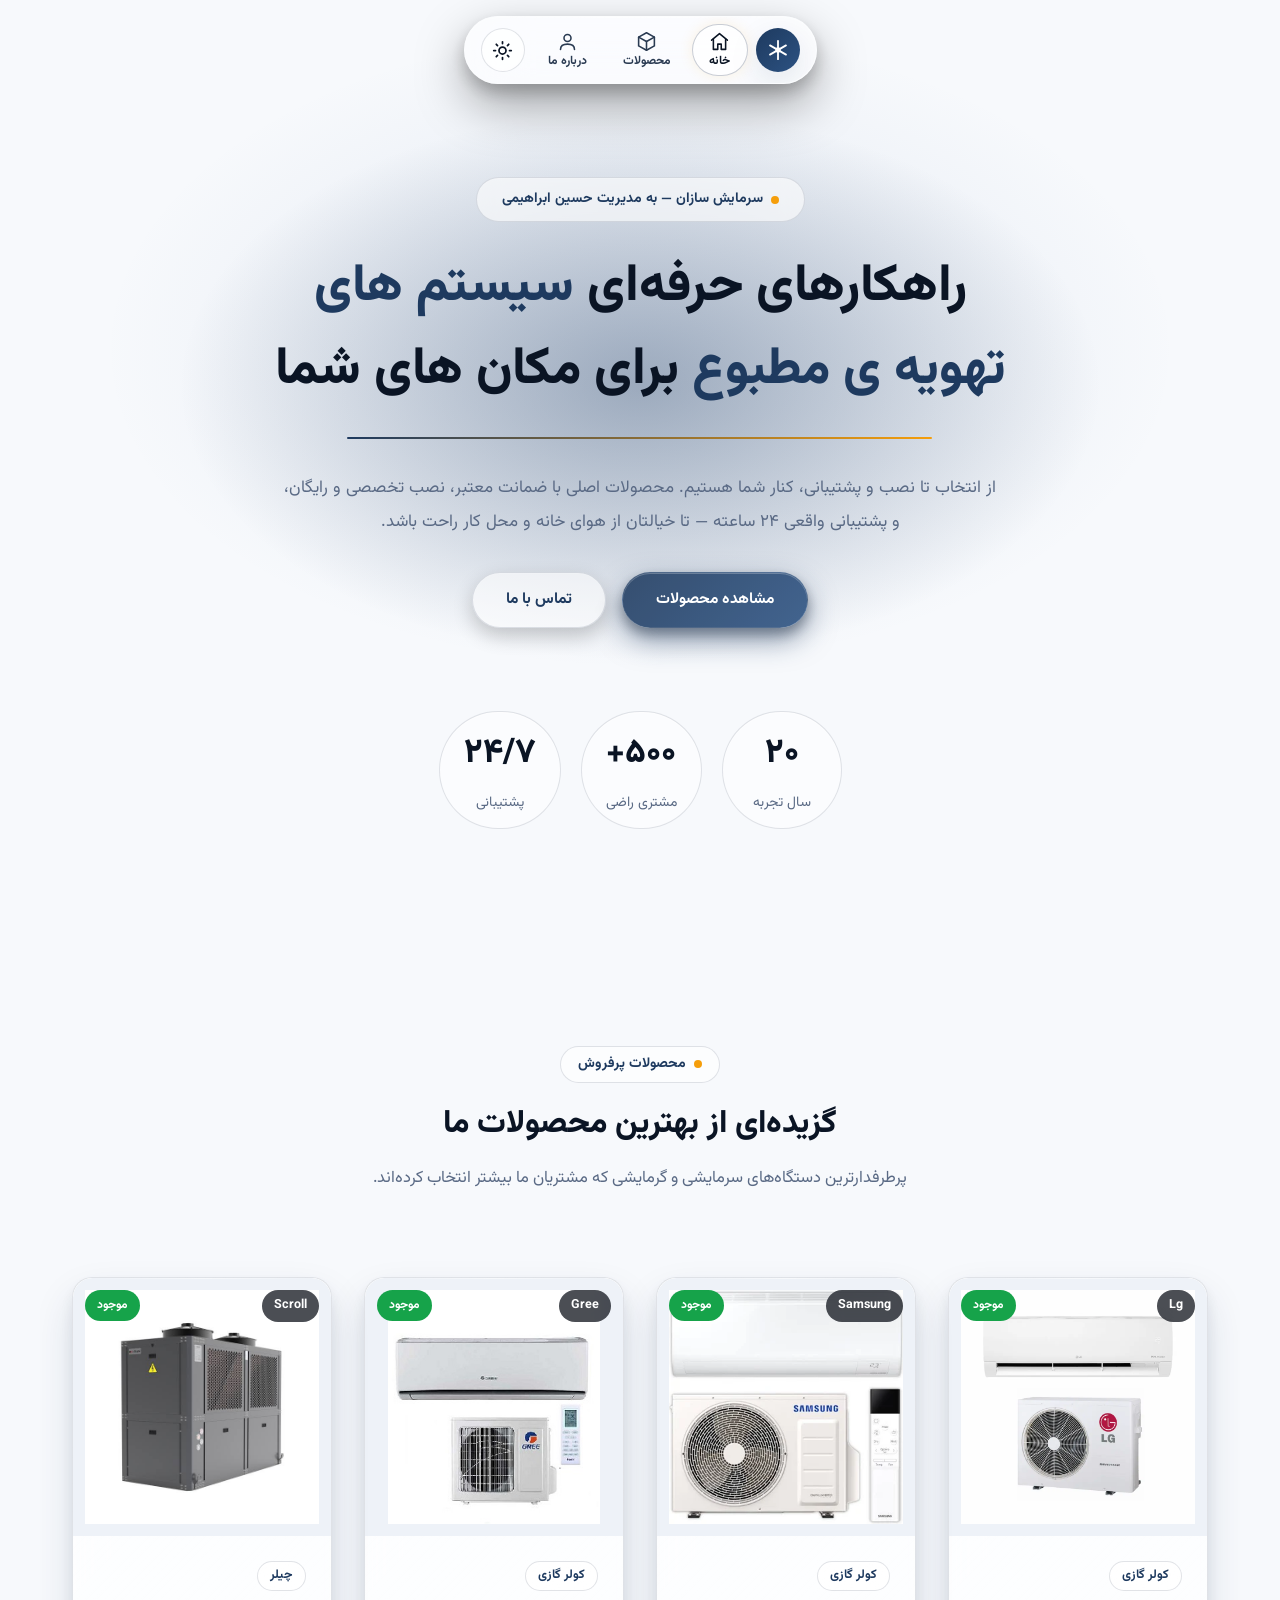
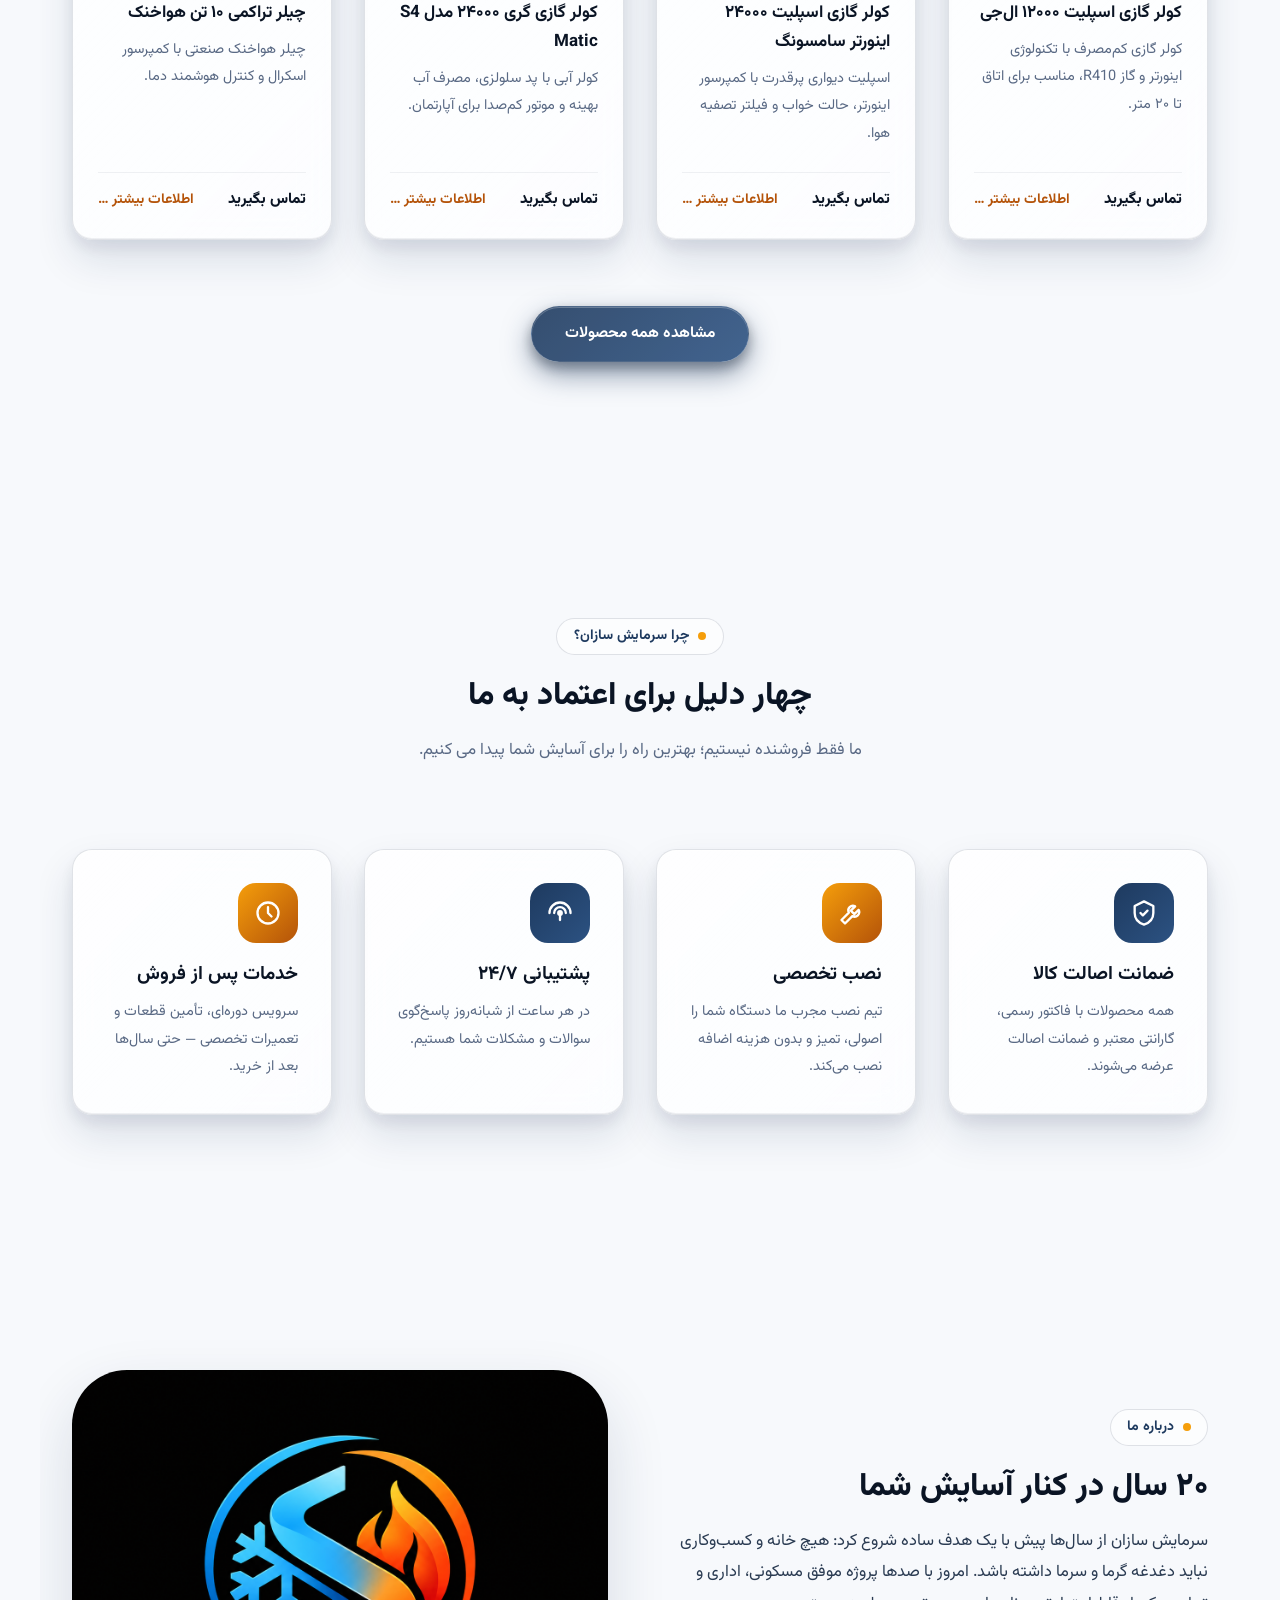
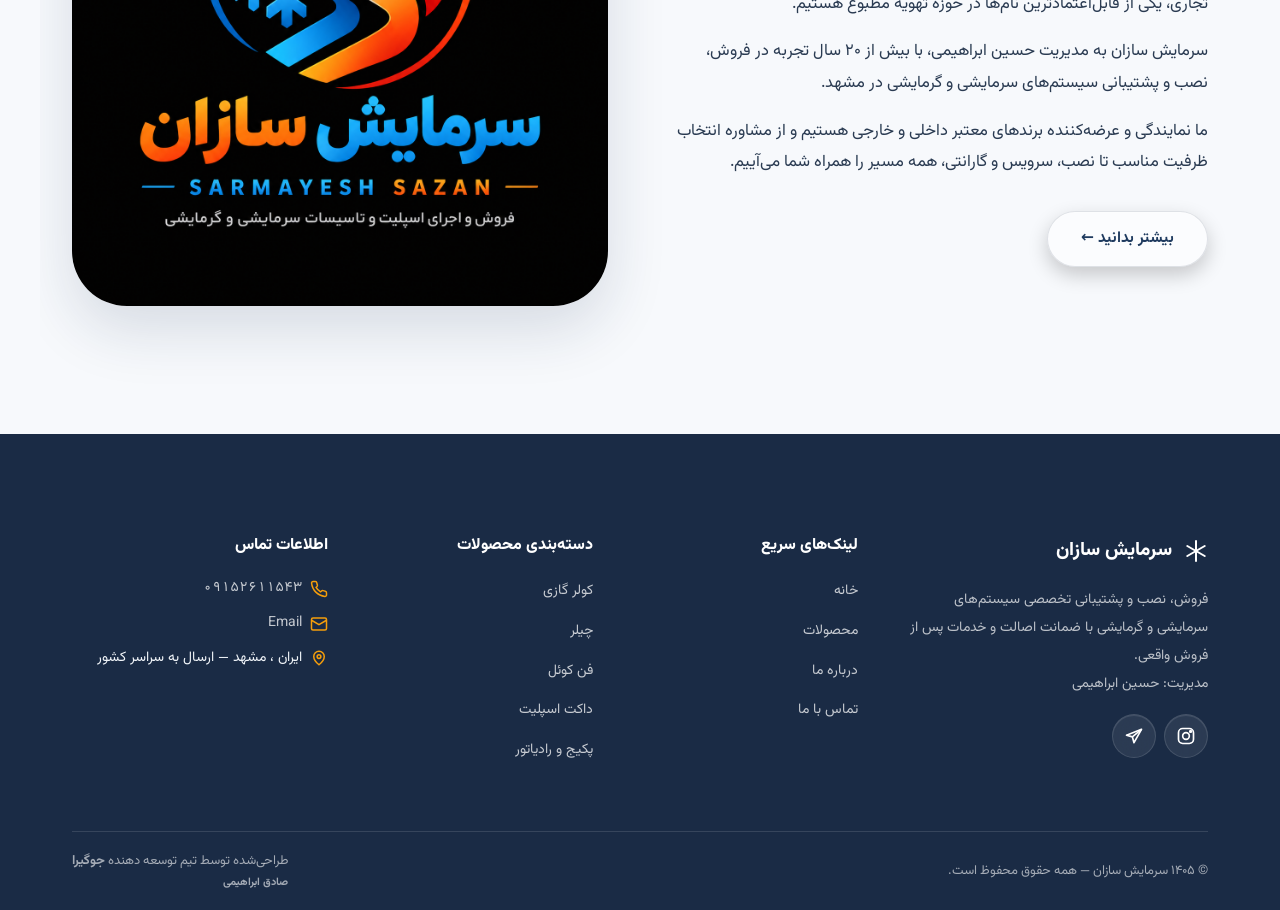
<file: index.html>
<!DOCTYPE html>
<html lang="fa" dir="rtl" data-theme="light">
<head>
  <meta charset="UTF-8">
  <meta name="viewport" content="width=device-width, initial-scale=1.0">
  <title>سرمایش سازان | طراحی و ساخت سیستم‌های تهویه مطبوع و سردکننده</title>
  <meta name="description" content="سرمایش سازان به مدیریت حسین ابراهیمی — بیش از ۲۰ سال تجربه در فروش، نصب و پشتیبانی کولر گازی، چیلر، فن کوئل، داکت اسپلیت و پکیج در مشهد. مشاوره رایگان، ضمانت اصالت، نصب تخصصی.">
  <meta name="keywords" content="سرمایش سازان, حسین ابراهیمی, کولر گازی مشهد, چیلر مشهد, فن کوئل, داکت اسپلیت, پکیج شوفاژ, رادیاتور, تهویه مطبوع, نصب کولر گازی">
  <meta name="author" content="حسین ابراهیمی">
  <link rel="canonical" href="https://sarmayeshsazan.ir/index.html">
  <meta property="og:type" content="website">
  <meta property="og:locale" content="fa_IR">
  <meta property="og:title" content="سرمایش سازان | طراحی و ساخت سیستم‌های تهویه مطبوع و سردکننده">
  <meta property="og:description" content="سرمایش سازان به مدیریت حسین ابراهیمی — بیش از ۲۰ سال تجربه در فروش، نصب و پشتیبانی کولر گازی، چیلر، فن کوئل، داکت اسپلیت و پکیج در مشهد.">
  <meta property="og:url" content="https://sarmayeshsazan.ir/">
  <meta name="theme-color" content="#ffffff" media="(prefers-color-scheme: light)">
  <meta name="theme-color" content="#060a12" media="(prefers-color-scheme: dark)">
  <link rel="apple-touch-icon" sizes="180x180" href="./img/apple-touch-icon.png">
  <link rel="icon" type="image/png" sizes="32x32" href="./img/favicon-32x32.png">
  <link rel="icon" type="image/png" sizes="16x16" href="./img/favicon-16x16.png">
  <link rel="manifest" href="./img/site.webmanifest">
  <link rel="icon" href="./img/favicon.ico">
  <link rel="preconnect" href="https://fonts.googleapis.com">
  <link rel="preconnect" href="https://fonts.gstatic.com" crossorigin>
  <link href="https://fonts.googleapis.com/css2?family=Vazirmatn:wght@400;500;600;700;800&display=swap" rel="stylesheet">
  <script>
    (function(){try{var t=localStorage.getItem('sarmayesh-theme');if(!t){t=window.matchMedia('(prefers-color-scheme: dark)').matches?'dark':'light';}document.documentElement.setAttribute('data-theme',t);}catch(e){}})();
  </script>
  <link rel="stylesheet" href="./css/tokens.css">
  <link rel="stylesheet" href="./css/reset.css">
  <link rel="stylesheet" href="./css/base.css">
  <link rel="stylesheet" href="./css/layout.css">
  <link rel="stylesheet" href="./css/navbar.css">
   <link rel="stylesheet" href="./css/hero.css">
  <link rel="stylesheet" href="./css/buttons.css">
  <link rel="stylesheet" href="./css/cards.css">
  <link rel="stylesheet" href="./css/forms.css">
  <link rel="stylesheet" href="./css/footer.css">
  <link rel="stylesheet" href="./css/theme-toggle.css">
  <link rel="stylesheet" href="./css/motion.css">
  <link rel="stylesheet" href="./css/animations.css">
  <link rel="stylesheet" href="./css/pages.css">
  <link rel="stylesheet" href="./css/hovers.css">
  <link rel="stylesheet" href="./css/liquid-glass.css">
  <link rel="stylesheet" href="./css/glass-blobs.css">
  <link rel="stylesheet" href="./css/page-transitions.css">
  <link rel="stylesheet" href="./css/stagger.css">
  <link rel="stylesheet" href="./css/print.css">
  <script type="application/ld+json">
  {
    "@context": "https://schema.org",
    "@type": "HVACBusiness",
    "name": "سرمایش سازان",
    "alternateName": "Sarmayesh Sazan",
    "founder": {
      "@type": "Person",
      "name": "حسین ابراهیمی",
      "jobTitle": "مدیر"
    },
    "description": " 
طراحی_ محاسبه_ساخت وتولید وفروش اجرای کلیه سیستمهای تهویه مطبوع وسردکننده ها شامل چیلر_روفتاپکیج_ وی آر اف_داکت اسپلیت_هواساز_کولر اسپلیت.",
    "url": "https://sarmayeshsazan.ir",
    "telephone": "+989152611543",
    "email": "info@sarmayeshsazan.ir",
    "address": {
      "@type": "PostalAddress",
      "addressLocality": "Mashhad",
      "addressRegion": "Razavi Khorasan",
      "addressCountry": "IR"
    },
    "areaServed": { "@type": "City", "name": "Mashhad" },
    "priceRange": "$$",
    "openingHours": "Mo-Sa 09:00-19:00",
    "keywords": "سرمایش سازان, حسین ابراهیمی, کولر گازی مشهد, چیلر, فن کوئل, تهویه مطبوع"
  }
  </script>
</head>
<body>
  <div class="glass-blobs" aria-hidden="true"><span class="glass-blobs__blue"></span><span class="glass-blobs__purple"></span><span class="glass-blobs__cyan"></span></div>
  <a class="skip-link" href="#main">پرش به محتوای اصلی</a>
  <header class="navbar" id="navbar" dir="rtl">
    <div class="navbar__pill">
      <a href="./index.html" class="navbar__brand" aria-label="سرمایش سازان — صفحه اصلی">
        <svg viewBox="0 0 24 24" fill="none" stroke="currentColor" stroke-width="2" stroke-linecap="round" aria-hidden="true"><line x1="12" y1="2" x2="12" y2="22"/><line x1="3.3" y1="7" x2="20.7" y2="17"/><line x1="20.7" y1="7" x2="3.3" y2="17"/><circle cx="12" cy="12" r="2" fill="currentColor"/></svg>
      </a>
      <nav class="navbar__links" aria-label="ناوبری اصلی">
        <a href="./index.html" class="navbar__item active" aria-current="page" aria-label="خانه">
          <svg viewBox="0 0 24 24" fill="none" stroke="currentColor" stroke-width="1.8" stroke-linecap="round" stroke-linejoin="round" aria-hidden="true"><path d="M3 10.5 12 3l9 7.5"/><path d="M5 9.5V21h5v-6h4v6h5V9.5"/></svg>
          <span>خانه</span>
        </a>
        <a href="./products.html" class="navbar__item" aria-label="محصولات">
          <svg viewBox="0 0 24 24" fill="none" stroke="currentColor" stroke-width="1.8" stroke-linecap="round" stroke-linejoin="round" aria-hidden="true"><path d="M12 2 3 7v10l9 5 9-5V7z"/><path d="M3 7l9 5 9-5"/><path d="M12 12v10"/></svg>
          <span>محصولات</span>
        </a>
        <a href="./about.html" class="navbar__item" aria-label="درباره ما">
          <svg viewBox="0 0 24 24" fill="none" stroke="currentColor" stroke-width="1.8" stroke-linecap="round" stroke-linejoin="round" aria-hidden="true"><circle cx="12" cy="8" r="4"/><path d="M4 21c0-4 3.5-6 8-6s8 2 8 6"/></svg>
          <span>درباره ما</span>
        </a>
      </nav>
      <button class="theme-toggle" id="themeToggle" aria-label="تغییر حالت روشن/تیره">
        <svg class="icon-sun" viewBox="0 0 24 24" fill="none" stroke="currentColor" stroke-width="2" stroke-linecap="round"><circle cx="12" cy="12" r="4"/><path d="M12 2v2M12 20v2M4.9 4.9l1.4 1.4M17.7 17.7l1.4 1.4M2 12h2M20 12h2M4.9 19.1l1.4-1.4M17.7 6.3l1.4-1.4"/></svg>
        <svg class="icon-moon" viewBox="0 0 24 24" fill="none" stroke="currentColor" stroke-width="2" stroke-linecap="round" stroke-linejoin="round"><path d="M21 12.8A9 9 0 1 1 11.2 3a7 7 0 0 0 9.8 9.8z"/></svg>
      </button>
    </div>
  </header>
  <main id="main">
    <section class="hero" id="home">
      <span class="hero__glow" aria-hidden="true"></span>
      <div class="container hero__grid">
        <div class="hero__text stagger-in">
          <span class="hero__kicker">سرمایش سازان — به مدیریت حسین ابراهیمی</span>
          <h1>راهکارهای حرفه‌ای <span class="hl">سیستم های تهویه ی مطبوع </span>برای مکان های شما </h1>
          <span class="hero__rule" aria-hidden="true"></span>
          <br>
          <p class="lead">از انتخاب تا نصب و پشتیبانی، کنار شما هستیم. محصولات اصلی با ضمانت معتبر، نصب تخصصی و رایگان، و پشتیبانی واقعی ۲۴ ساعته — تا خیالتان از هوای خانه و محل کار راحت باشد.
          </p>
          <div class="hero__btns">
            <a href="./products.html" class="btn btn--primary">مشاهده محصولات</a>
            <a href="#contact" class="btn btn--ghost">تماس با ما</a>
          </div>
          <div class="hero__stats">
            <div class="hero__stat"><b>۲۰<span></span><span></span></b><span>سال تجربه</span></div>
            <div class="hero__stat"><b>۵۰۰+<span></span><span></span></b><span>مشتری راضی</span></div>
            <div class="hero__stat"><b>۲۴/۷</b><span>پشتیبانی</span></div>
          </div>
        </div>
      </div>
    </section>
    <section class="section section--soft" id="featured">
      <div class="container">
        <div class="text-center reveal">
          <span class="section-label">محصولات پرفروش</span>
          <h2 class="section-title">گزیده‌ای از بهترین محصولات ما</h2>
          <p class="section-sub" style="margin-inline:auto">پرطرفدارترین دستگاه‌های سرمایشی و گرمایشی که مشتریان ما بیشتر انتخاب کرده‌اند.</p>
          <br>
        </div>
        <div class="cards cards--4" id="featuredGrid" aria-live="polite">
          <div class="skeleton" aria-hidden="true"><div class="skeleton__media shimmer"></div><div class="skeleton__line shimmer"></div><div class="skeleton__line shimmer" style="width:60%"></div></div>
          <div class="skeleton" aria-hidden="true"><div class="skeleton__media shimmer"></div><div class="skeleton__line shimmer"></div><div class="skeleton__line shimmer" style="width:60%"></div></div>
          <div class="skeleton" aria-hidden="true"><div class="skeleton__media shimmer"></div><div class="skeleton__line shimmer"></div><div class="skeleton__line shimmer" style="width:60%"></div></div>
          <div class="skeleton" aria-hidden="true"><div class="skeleton__media shimmer"></div><div class="skeleton__line shimmer"></div><div class="skeleton__line shimmer" style="width:60%"></div></div>
        </div>
        <div class="text-center reveal" style="margin-top:var(--space-8)">
          <a href="./products.html" class="btn btn--primary">مشاهده همه محصولات</a>
        </div>
      </div>
    </section>

    <section class="section" id="why">
      <div class="container">
        <div class="text-center reveal">
          <span class="section-label">چرا سرمایش سازان؟</span>
          <h2 class="section-title">چهار دلیل برای اعتماد به ما</h2>
          <p class="section-sub" style="margin-inline:auto">ما فقط فروشنده نیستیم؛ بهترین راه را برای آسایش  شما پیدا می کنیم.</p>
          <br>
        </div>
        <div class="cards cards--4">
          <article class="value-card reveal" style="--reveal-delay:0s">
            <div class="value-card__icon" aria-hidden="true"><svg viewBox="0 0 24 24" fill="none" stroke="currentColor" stroke-width="2" stroke-linecap="round" stroke-linejoin="round"><path d="M12 2l8 4v6c0 5-3.5 8.5-8 10-4.5-1.5-8-5-8-10V6z"/><path d="M9 12l2 2 4-4"/></svg></div>
            <h3>ضمانت اصالت کالا</h3><p>همه محصولات با فاکتور رسمی، گارانتی معتبر و ضمانت اصالت عرضه می‌شوند.</p>
          </article>
          <article class="value-card reveal" style="--reveal-delay:.1s">
            <div class="value-card__icon value-card__icon--amber" aria-hidden="true"><svg viewBox="0 0 24 24" fill="none" stroke="currentColor" stroke-width="2" stroke-linecap="round" stroke-linejoin="round"><path d="M14.7 6.3a4 4 0 0 0-5.4 5.4L3 18l3 3 6.3-6.3a4 4 0 0 0 5.4-5.4L14 13l-3-3z"/></svg></div>
            <h3>نصب تخصصی</h3><p>تیم نصب مجرب ما دستگاه شما را اصولی، تمیز و بدون هزینه اضافه نصب می‌کند.</p>
          </article>
          <article class="value-card reveal" style="--reveal-delay:.2s">
            <div class="value-card__icon" aria-hidden="true"><svg viewBox="0 0 24 24" fill="none" stroke="currentColor" stroke-width="2" stroke-linecap="round" stroke-linejoin="round"><path d="M3 12a9 9 0 0 1 18 0"/><path d="M7 12a5 5 0 0 1 10 0"/><circle cx="12" cy="12" r="1.5" fill="currentColor"/><path d="M12 13.5V18"/></svg></div>
            <h3>پشتیبانی ۲۴/۷</h3><p>در هر ساعت از شبانه‌روز پاسخ‌گوی سوالات و مشکلات شما هستیم.</p>
          </article>
          <article class="value-card reveal" style="--reveal-delay:.3s">
            <div class="value-card__icon value-card__icon--amber" aria-hidden="true"><svg viewBox="0 0 24 24" fill="none" stroke="currentColor" stroke-width="2" stroke-linecap="round" stroke-linejoin="round"><circle cx="12" cy="12" r="9"/><path d="M12 7v5l3 3"/></svg></div>
            <h3>خدمات پس از فروش</h3><p>سرویس دوره‌ای، تأمین قطعات و تعمیرات تخصصی — حتی سال‌ها بعد از خرید.</p>
          </article>
        </div>
      </div>
    </section>

    <section class="section section--soft" id="about-snippet">
      <div class="container split">
        <div class="reveal">
          <span class="section-label">درباره ما</span>
          <h2 class="section-title">۲۰ سال در کنار آسایش شما</h2>
          <p>سرمایش سازان از سال‌ها پیش با یک هدف ساده شروع کرد: هیچ خانه و کسب‌وکاری نباید دغدغه گرما و سرما داشته باشد. امروز با صدها پروژه موفق مسکونی، اداری و تجاری، یکی از قابل‌اعتمادترین نام‌ها در حوزه تهویه مطبوع هستیم.</p>
          <p style="margin-top:var(--space-4)">سرمایش سازان به مدیریت حسین ابراهیمی، با بیش از ۲۰ سال تجربه در فروش، نصب و پشتیبانی سیستم‌های سرمایشی و گرمایشی در مشهد.</p>
          <p style="margin-top:var(--space-4)">ما نمایندگی و عرضه‌کننده برندهای معتبر داخلی و خارجی هستیم و از مشاوره انتخاب ظرفیت مناسب تا نصب، سرویس و گارانتی، همه مسیر را همراه شما می‌آییم.</p>
          <div style="margin-top:var(--space-6)"><a href="./about.html" class="btn btn--ghost">بیشتر بدانید ←</a></div>
        </div>
        <div class="reveal" style="--reveal-delay:.15s">
          <img class="aks" src="img/Sarmyesh Sazan HVAC Emblem.png" alt="">
        </div>
      </div>
    </section>  
  </main>

  <footer class="footer">
    <div class="container">
      <div class="footer__grid">
        <div>
          <div class="footer__brand"><span class="brand__icon" aria-hidden="true"><svg viewBox="0 0 24 24" fill="none" stroke="currentColor" stroke-width="2" stroke-linecap="round" width="24" height="24"><line x1="12" y1="2" x2="12" y2="22"/><line x1="3.3" y1="7" x2="20.7" y2="17"/><line x1="20.7" y1="7" x2="3.3" y2="17"/></svg></span>سرمایش سازان</div>
          <p>فروش، نصب و پشتیبانی تخصصی سیستم‌های سرمایشی و گرمایشی با ضمانت اصالت و خدمات پس از فروش واقعی.<br>مدیریت: حسین ابراهیمی</p>
          <div class="socials">
            <a href="https://instagram.com/XXXXXXXX" target="_blank" rel="noopener" aria-label="اینستاگرام"><svg viewBox="0 0 24 24" fill="none" stroke="currentColor" stroke-width="2"><rect x="3" y="3" width="18" height="18" rx="5"/><circle cx="12" cy="12" r="4"/><circle cx="17.5" cy="6.5" r="1" fill="currentColor"/></svg></a>
            <a href="https://t.me/XXXXXXXX" target="_blank" rel="noopener" aria-label="تلگرام"><svg viewBox="0 0 24 24" fill="none" stroke="currentColor" stroke-width="2" stroke-linejoin="round"><path d="M21 4L3 11l7 2 2 7z"/><path d="M21 4L10 13"/></svg></a>          </div>
        </div>
        <div>
          <h4>لینک‌های سریع</h4>
          <ul><li><a href="./index.html">خانه</a></li><li><a href="./products.html">محصولات</a></li><li><a href="./about.html">درباره ما</a></li><li><a href="#contact">تماس با ما</a></li></ul>
        </div>
        <div>
          <h4>دسته‌بندی محصولات</h4>
          <ul><li><a href="./products.html?cat=split-ac">کولر گازی</a></li><li><a href="./products.html?cat=chiller">چیلر</a></li><li><a href="./products.html?cat=fan-coil">فن کوئل</a></li><li><a href="./products.html?cat=duct-split">داکت اسپلیت</a></li><li><a href="./products.html?cat=package">پکیج و رادیاتور</a></li></ul>
        </div>
        <div>
          <h4>اطلاعات تماس</h4>
          <ul class="contact-list">
            <li><svg viewBox="0 0 24 24" fill="none" stroke="currentColor" stroke-width="2"><path d="M22 16.9v3a2 2 0 0 1-2.2 2A19.8 19.8 0 0 1 2.1 4.2 2 2 0 0 1 4.1 2h3a2 2 0 0 1 2 1.7c.13.96.36 1.9.7 2.8a2 2 0 0 1-.45 2.1L8.1 9.9a16 16 0 0 0 6 6l1.3-1.25a2 2 0 0 1 2.1-.45c.9.34 1.84.57 2.8.7a2 2 0 0 1 1.7 2z"/></svg><a href="tel:+989152611543" class="btn--phone">۰۹۱۵۲۶۱۱۵۴۳</a></li>
            <li><svg viewBox="0 0 24 24" fill="none" stroke="currentColor" stroke-width="2"><rect x="2" y="4" width="20" height="16" rx="2"/><path d="M2 7l10 6 10-6"/></svg><a href="mailto:hoseinebrahimi160@gmail.com">Email</a></li>
            <li><svg viewBox="0 0 24 24" fill="none" stroke="currentColor" stroke-width="2"><path d="M12 21s7-5.5 7-11a7 7 0 1 0-14 0c0 5.5 7 11 7 11z"/><circle cx="12" cy="10" r="2.5"/></svg><span>ایران ، مشهد — ارسال به سراسر کشور</span></li>
          </ul>
        </div>
      </div>
      <div class="footer__bottom"><span>© ۱۴۰۵ سرمایش سازان — همه حقوق محفوظ است.</span><span>طراحی‌شده توسط تیم توسعه دهنده <b>جوگیرا</b><h5>صادق ابراهیمی</h5></span></div>
    </div>
  </footer>

  <button class="backtop" id="backtop" aria-label="بازگشت به بالا"><svg viewBox="0 0 24 24" fill="none" stroke="currentColor" stroke-width="2.5" stroke-linecap="round" stroke-linejoin="round"><path d="M12 19V5M5 12l7-7 7 7"/></svg></button>
  <script type="module" src="./js/main.js"></script>
</body>
</html>
</file>
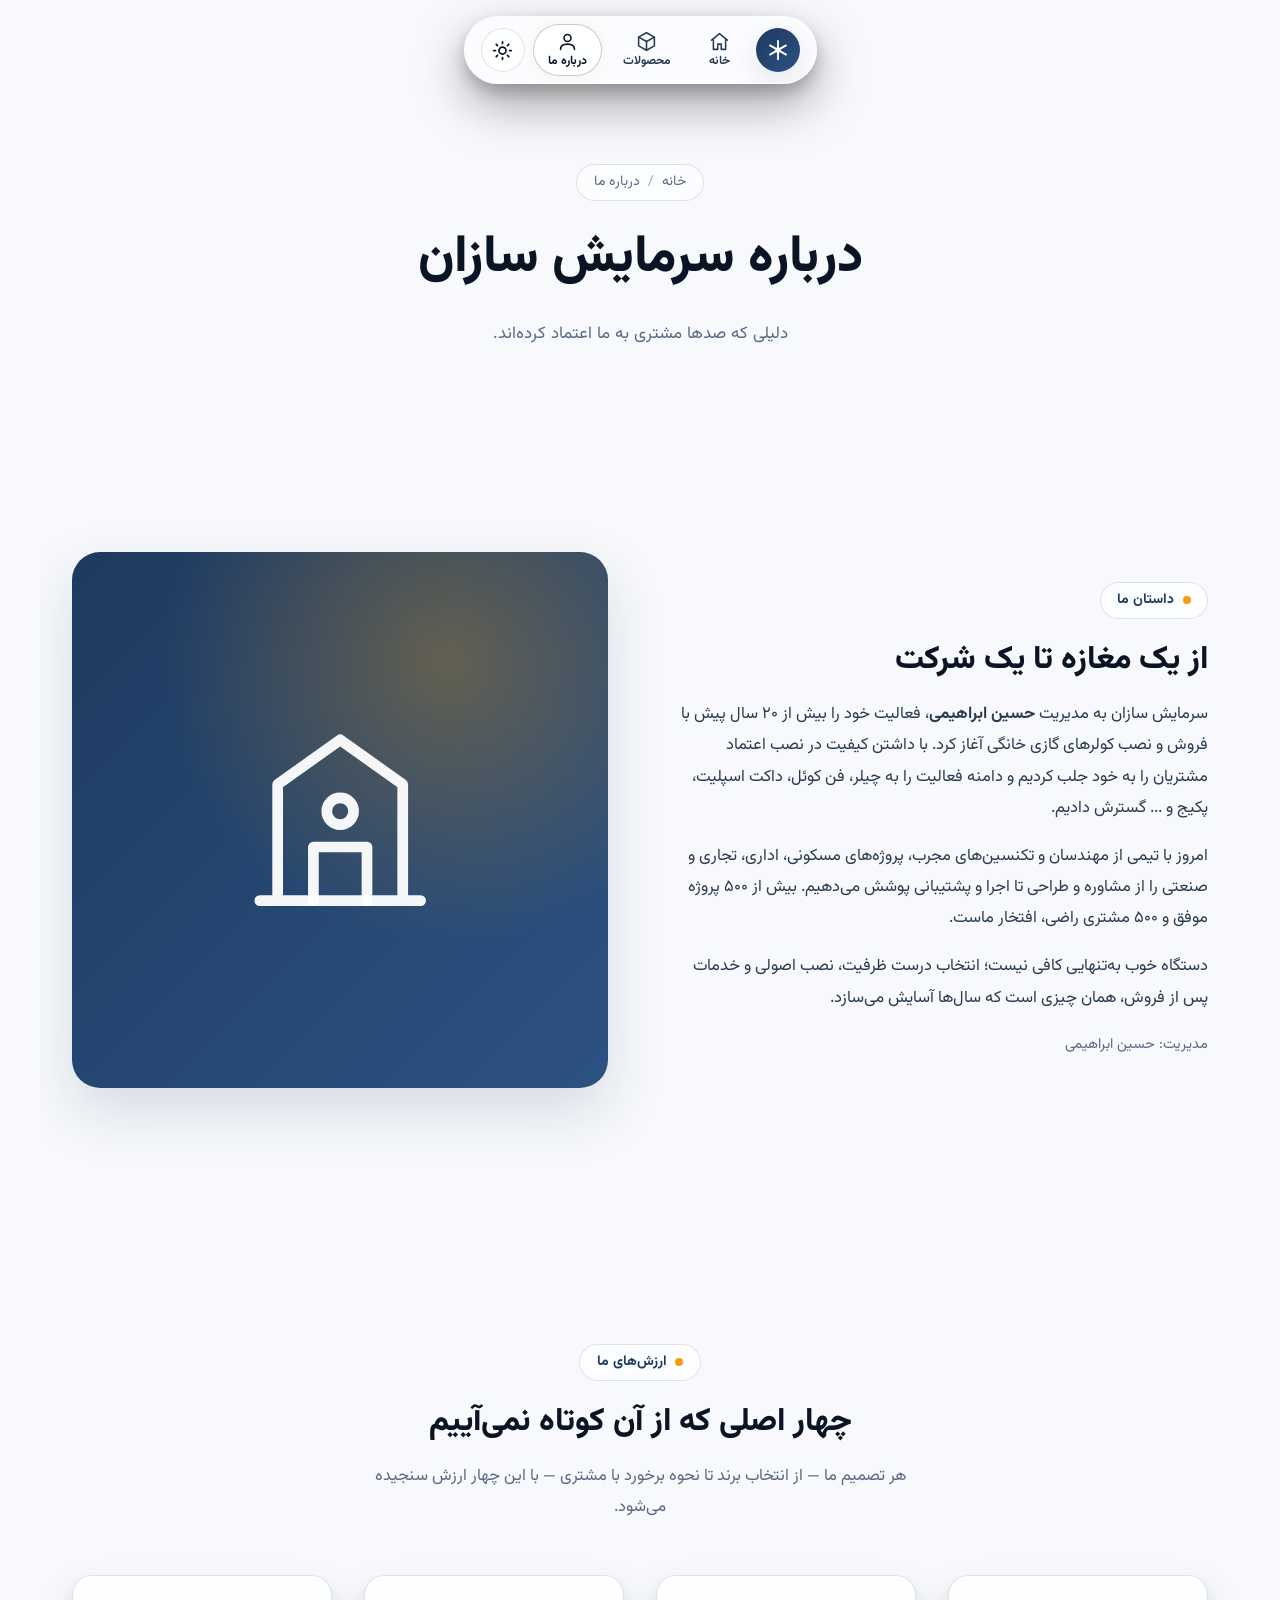
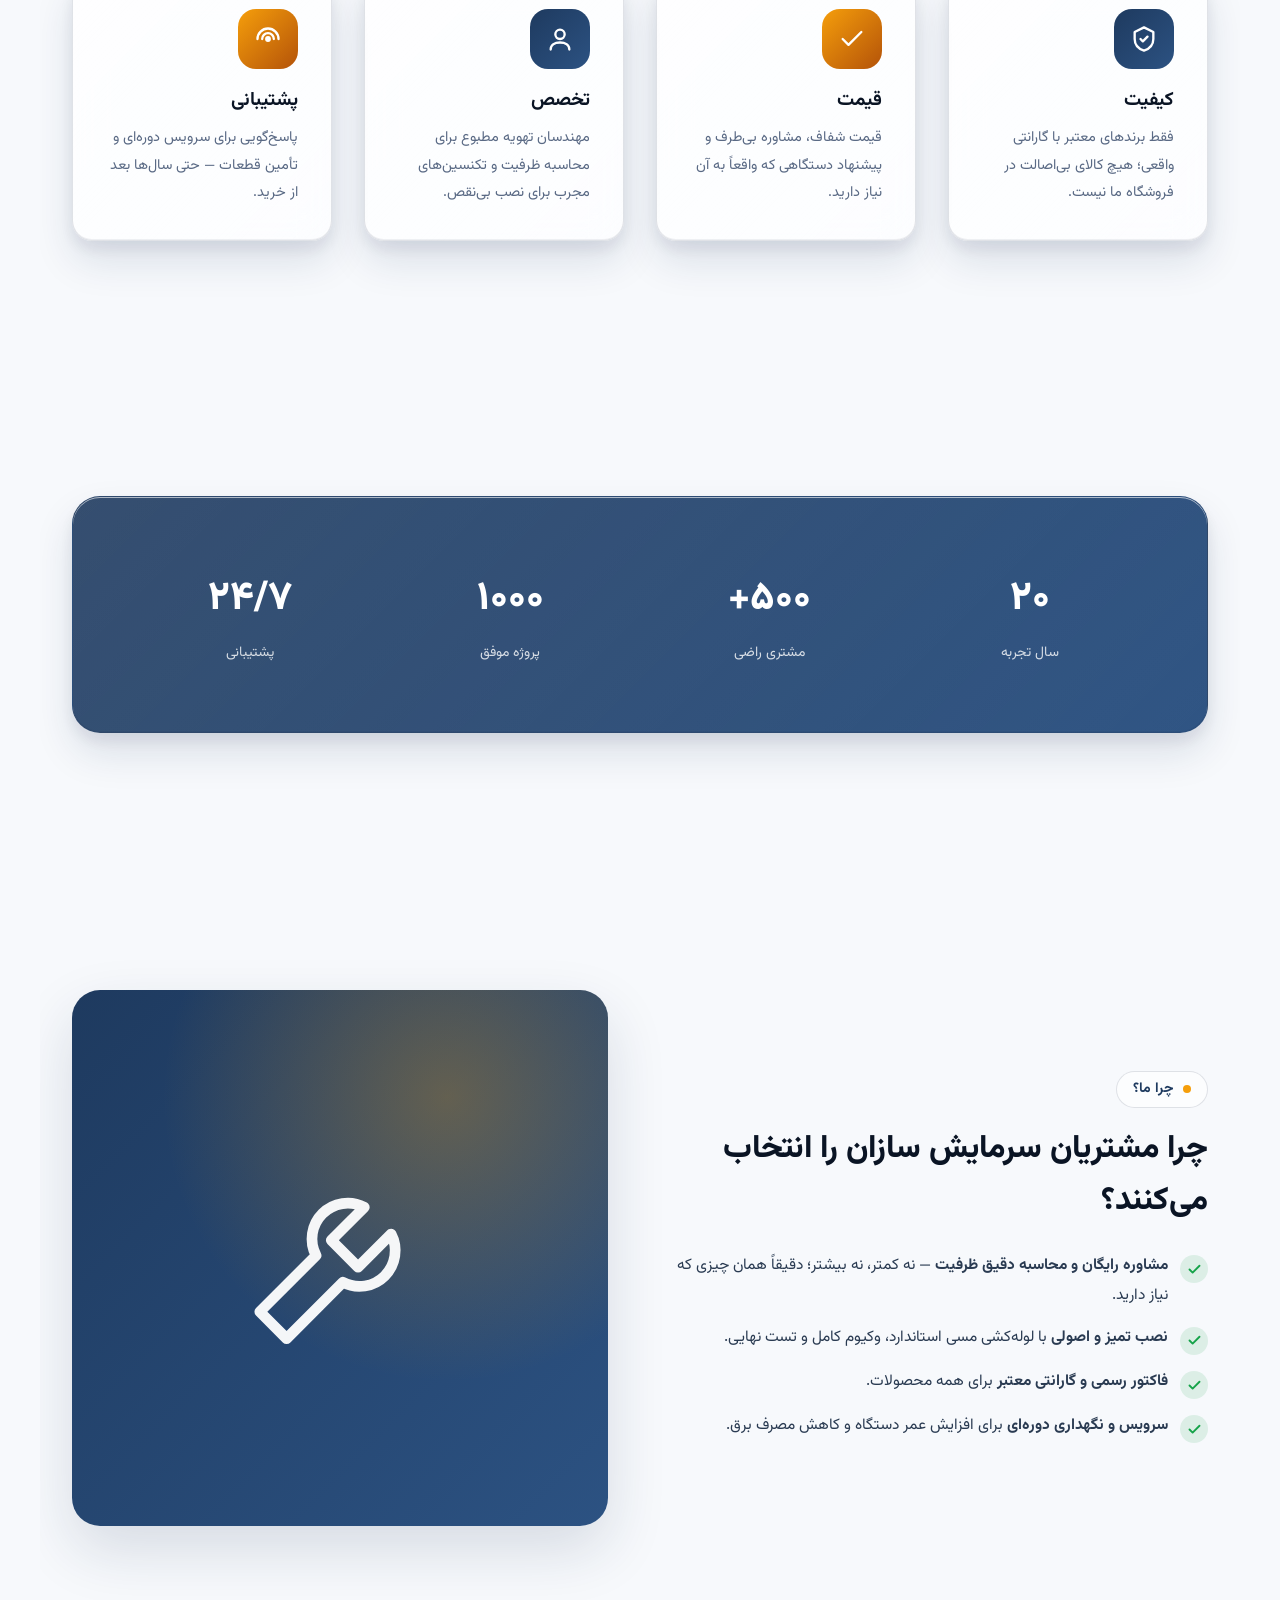
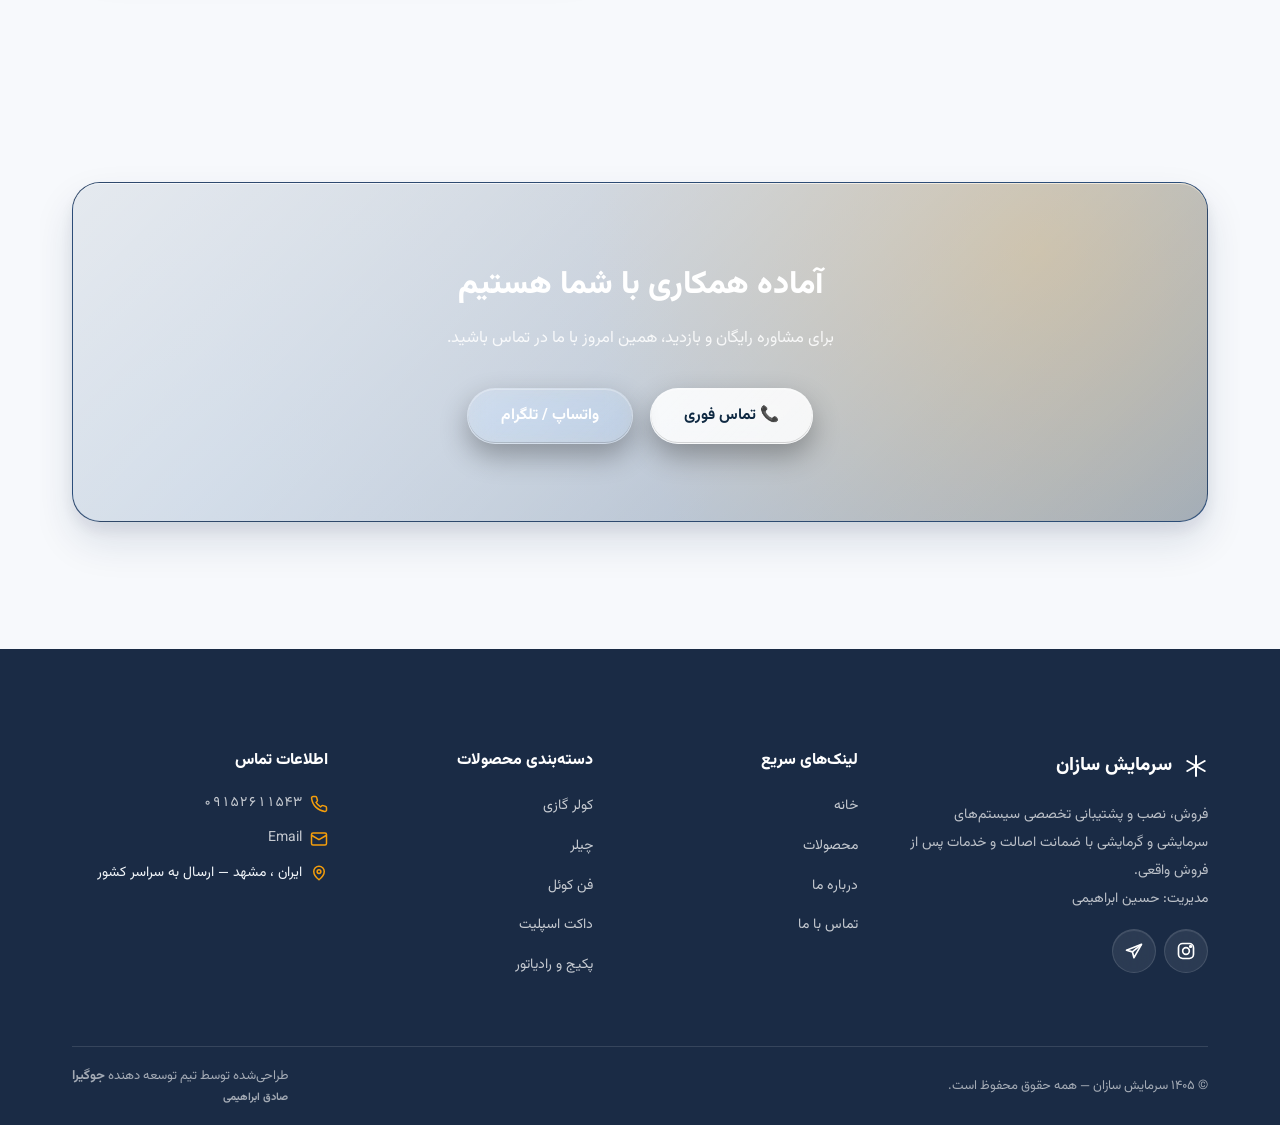
<file: about.html>
<!DOCTYPE html>
<html lang="fa" dir="rtl" data-theme="light">
<head>
  <meta charset="UTF-8">
  <meta name="viewport" content="width=device-width, initial-scale=1.0">
  <title>درباره سرمایش سازان — حسین ابراهیمی | بیش از ۲۰ سال تجربه</title>
  <meta name="description" content="داستان سرمایش سازان به مدیریت حسین ابراهیمی: بیش از ۲۰ سال تجربه در فروش، نصب و پشتیبانی سیستم‌های سرمایشی و گرمایشی در مشهد.">
  <link rel="canonical" href="https://sarmayeshsazan.ir/about.html">
  <meta property="og:type" content="website">
  <meta property="og:locale" content="fa_IR">
  <meta property="og:title" content="درباره سرمایش سازان — حسین ابراهیمی | بیش از ۲۰ سال تجربه">
  <meta property="og:description" content="داستان سرمایش سازان به مدیریت حسین ابراهیمی: بیش از ۲۰ سال تجربه در فروش، نصب و پشتیبانی سیستم‌های سرمایشی و گرمایشی در مشهد.">
  <meta property="og:url" content="https://sarmayeshsazan.ir/about.html">
  <meta name="theme-color" content="#ffffff" media="(prefers-color-scheme: light)">
  <meta name="theme-color" content="#060a12" media="(prefers-color-scheme: dark)">
  <link rel="apple-touch-icon" sizes="180x180" href="./img/apple-touch-icon.png">
  <link rel="icon" type="image/png" sizes="32x32" href="./img/favicon-32x32.png">
  <link rel="icon" type="image/png" sizes="16x16" href="./img/favicon-16x16.png">
  <link rel="manifest" href="./img/site.webmanifest">
  <link rel="icon" href="./img/favicon.ico">
  <link rel="preconnect" href="https://fonts.googleapis.com">
  <link rel="preconnect" href="https://fonts.gstatic.com" crossorigin>
  <link href="https://fonts.googleapis.com/css2?family=Vazirmatn:wght@400;500;600;700;800&display=swap" rel="stylesheet">
  <script>(function(){try{var t=localStorage.getItem('sarmayesh-theme');if(!t){t=window.matchMedia('(prefers-color-scheme: dark)').matches?'dark':'light';}document.documentElement.setAttribute('data-theme',t);}catch(e){}})();</script>
  <link rel="stylesheet" href="./css/tokens.css">
  <link rel="stylesheet" href="./css/reset.css">
  <link rel="stylesheet" href="./css/base.css">
  <link rel="stylesheet" href="./css/layout.css">
  <link rel="stylesheet" href="./css/navbar.css">
  <link rel="stylesheet" href="./css/hero.css">
  <link rel="stylesheet" href="./css/buttons.css">
  <link rel="stylesheet" href="./css/cards.css">
  <link rel="stylesheet" href="./css/forms.css">
  <link rel="stylesheet" href="./css/footer.css">
  <link rel="stylesheet" href="./css/theme-toggle.css">
  <link rel="stylesheet" href="./css/motion.css">
  <link rel="stylesheet" href="./css/animations.css">
  <link rel="stylesheet" href="./css/pages.css">
  <link rel="stylesheet" href="./css/hovers.css">
  <link rel="stylesheet" href="./css/liquid-glass.css">
  <link rel="stylesheet" href="./css/glass-blobs.css">
  <link rel="stylesheet" href="./css/page-transitions.css">
  <link rel="stylesheet" href="./css/stagger.css">
  <link rel="stylesheet" href="./css/print.css">
  <script type="application/ld+json">
  {"@context":"https://schema.org","@type":"BreadcrumbList","itemListElement":[{"@type":"ListItem","position":1,"name":"خانه","item":"https://sarmayeshsazan.ir/index.html"},{"@type":"ListItem","position":2,"name":"درباره ما","item":"https://sarmayeshsazan.ir/about.html"}]}
  </script>
</head>
<body>
  <div class="glass-blobs" aria-hidden="true"><span class="glass-blobs__blue"></span><span class="glass-blobs__purple"></span><span class="glass-blobs__cyan"></span></div>
  <a class="skip-link" href="#main">پرش به محتوای اصلی</a>
  <header class="navbar" id="navbar" dir="rtl">
    <div class="navbar__pill">
      <a href="./index.html" class="navbar__brand" aria-label="سرمایش سازان — صفحه اصلی">
        <svg viewBox="0 0 24 24" fill="none" stroke="currentColor" stroke-width="2" stroke-linecap="round" aria-hidden="true"><line x1="12" y1="2" x2="12" y2="22"/><line x1="3.3" y1="7" x2="20.7" y2="17"/><line x1="20.7" y1="7" x2="3.3" y2="17"/><circle cx="12" cy="12" r="2" fill="currentColor"/></svg>
      </a>
      <nav class="navbar__links" aria-label="ناوبری اصلی">
        <a href="./index.html" class="navbar__item" aria-label="خانه">
          <svg viewBox="0 0 24 24" fill="none" stroke="currentColor" stroke-width="1.8" stroke-linecap="round" stroke-linejoin="round" aria-hidden="true"><path d="M3 10.5 12 3l9 7.5"/><path d="M5 9.5V21h5v-6h4v6h5V9.5"/></svg>
          <span>خانه</span>
        </a>
        <a href="./products.html" class="navbar__item" aria-label="محصولات">
          <svg viewBox="0 0 24 24" fill="none" stroke="currentColor" stroke-width="1.8" stroke-linecap="round" stroke-linejoin="round" aria-hidden="true"><path d="M12 2 3 7v10l9 5 9-5V7z"/><path d="M3 7l9 5 9-5"/><path d="M12 12v10"/></svg>
          <span>محصولات</span>
        </a>
        <a href="./about.html" class="navbar__item active" aria-current="page" aria-label="درباره ما">
          <svg viewBox="0 0 24 24" fill="none" stroke="currentColor" stroke-width="1.8" stroke-linecap="round" stroke-linejoin="round" aria-hidden="true"><circle cx="12" cy="8" r="4"/><path d="M4 21c0-4 3.5-6 8-6s8 2 8 6"/></svg>
          <span>درباره ما</span>
        </a>
      </nav>
      <button class="theme-toggle" id="themeToggle" aria-label="تغییر حالت روشن/تیره">
        <svg class="icon-sun" viewBox="0 0 24 24" fill="none" stroke="currentColor" stroke-width="2" stroke-linecap="round"><circle cx="12" cy="12" r="4"/><path d="M12 2v2M12 20v2M4.9 4.9l1.4 1.4M17.7 17.7l1.4 1.4M2 12h2M20 12h2M4.9 19.1l1.4-1.4M17.7 6.3l1.4-1.4"/></svg>
        <svg class="icon-moon" viewBox="0 0 24 24" fill="none" stroke="currentColor" stroke-width="2" stroke-linecap="round" stroke-linejoin="round"><path d="M21 12.8A9 9 0 1 1 11.2 3a7 7 0 0 0 9.8 9.8z"/></svg>
      </button>
    </div>
  </header>

  <main id="main">
    <section class="page-hero">
      <div class="container stagger-in">
        <nav class="breadcrumb" aria-label="مسیر صفحه"><a href="./index.html">خانه</a><span class="sep">/</span><span aria-current="page">درباره ما</span></nav>
        <h1>درباره سرمایش سازان</h1>
        <p class="lead">دلیلی که صدها مشتری به ما اعتماد کرده‌اند.</p>
      </div>
    </section>
    <section class="section">
      <div class="container split">
        <div class="reveal">
          <span class="section-label">داستان ما</span>
          <h2 class="section-title">از یک مغازه تا یک شرکت</h2>
          <p>سرمایش سازان به مدیریت <b>حسین ابراهیمی</b>، فعالیت خود را بیش از ۲۰ سال پیش با فروش و نصب کولرهای گازی خانگی آغاز کرد. با داشتن کیفیت در نصب اعتماد مشتریان را به خود جلب کردیم و دامنه فعالیت را به چیلر، فن کوئل، داکت اسپلیت، پکیج و ... گسترش دادیم.</p>
          <p style="margin-top:var(--space-4)">امروز با تیمی از مهندسان و تکنسین‌های مجرب، پروژه‌های مسکونی، اداری، تجاری و صنعتی را از مشاوره و طراحی تا اجرا و پشتیبانی پوشش می‌دهیم. بیش از ۵۰۰ پروژه موفق و ۵۰۰ مشتری راضی، افتخار ماست.</p>
          <p style="margin-top:var(--space-4)"> دستگاه خوب به‌تنهایی کافی نیست؛ انتخاب درست ظرفیت، نصب اصولی و خدمات پس از فروش، همان چیزی است که سال‌ها آسایش می‌سازد.</p>
          <p style="margin-top:var(--space-4);color:var(--muted);font-size:14.5px">مدیریت: حسین ابراهیمی</p>
        </div>
        <div class="reveal" style="--reveal-delay:.15s">
          <div class="about-visual" aria-hidden="true">
            <svg viewBox="0 0 24 24" fill="none" stroke="currentColor" stroke-width="1.2" stroke-linecap="round" stroke-linejoin="round"><path d="M3 21h18M5 21V8l7-5 7 5v13"/><path d="M9 21v-6h6v6"/><circle cx="12" cy="11" r="1.5"/></svg>
          </div>
        </div>
      </div>
    </section>

    <section class="section section--soft">
      <div class="container">
        <div class="text-center reveal">
          <span class="section-label">ارزش‌های ما</span>
          <h2 class="section-title">چهار اصلی که از آن کوتاه نمی‌آییم</h2>
          <p class="section-sub" style="margin-inline:auto">هر تصمیم ما — از انتخاب برند تا نحوه برخورد با مشتری — با این چهار ارزش سنجیده می‌شود.</p>
          <div></div>
        </div>
        <div class="cards cards--4">
          <article class="value-card reveal"><div class="value-card__icon" aria-hidden="true"><svg viewBox="0 0 24 24" fill="none" stroke="currentColor" stroke-width="2" width="28" height="28" stroke-linecap="round" stroke-linejoin="round"><path d="M12 2l8 4v6c0 5-3.5 8.5-8 10-4.5-1.5-8-5-8-10V6z"/><path d="M9 12l2 2 4-4"/></svg></div><h3>کیفیت</h3><p>فقط برندهای معتبر با گارانتی واقعی؛ هیچ کالای بی‌اصالت در فروشگاه ما نیست.</p></article>
          <article class="value-card reveal" style="--reveal-delay:.1s"><div class="value-card__icon value-card__icon--amber" aria-hidden="true"><svg viewBox="0 0 24 24" fill="none" stroke="currentColor" stroke-width="2" width="28" height="28" stroke-linecap="round" stroke-linejoin="round"><path d="M20 6L9 17l-5-5"/></svg></div><h3> قیمت</h3><p>قیمت شفاف، مشاوره بی‌طرف و پیشنهاد دستگاهی که واقعاً به آن نیاز دارید.</p></article>
          <article class="value-card reveal" style="--reveal-delay:.2s"><div class="value-card__icon" aria-hidden="true"><svg viewBox="0 0 24 24" fill="none" stroke="currentColor" stroke-width="2" width="28" height="28" stroke-linecap="round" stroke-linejoin="round"><circle cx="12" cy="8" r="4"/><path d="M4 21c0-4 3.5-6 8-6s8 2 8 6"/></svg></div><h3>تخصص</h3><p>مهندسان تهویه مطبوع برای محاسبه ظرفیت و تکنسین‌های مجرب برای نصب بی‌نقص.</p></article>
          <article class="value-card reveal" style="--reveal-delay:.3s"><div class="value-card__icon value-card__icon--amber" aria-hidden="true"><svg viewBox="0 0 24 24" fill="none" stroke="currentColor" stroke-width="2" width="28" height="28" stroke-linecap="round"><path d="M3 12a9 9 0 0 1 18 0"/><path d="M7 12a5 5 0 0 1 10 0"/><circle cx="12" cy="12" r="1.5" fill="currentColor"/></svg></div><h3>پشتیبانی</h3><p>پاسخ‌گویی برای سرویس دوره‌ای و تأمین قطعات — حتی سال‌ها بعد از خرید.</p></article>
        </div>
      </div>
    </section>

    <section class="section">
      <div class="container">
        <div class="stats-band reveal">
          <div><b><span></span>۲۰<span></span></b><span>سال تجربه</span></div>
          <div><b><span></span>۵۰۰+<span></span></b><span>مشتری راضی</span></div>
          <div><b><span></span>۱۰۰۰<span></span></b><span>پروژه موفق</span></div>
          <div><b>۲۴/۷</b><span>پشتیبانی</span></div>
        </div>
      </div>
    </section>

    <section class="section section--soft">
      <div class="container split">
        <div class="reveal">
          <span class="section-label">چرا ما؟</span>
          <h2 class="section-title">چرا مشتریان سرمایش سازان را انتخاب می‌کنند؟</h2>
          <ul class="check-list">
            <li><span class="check" aria-hidden="true"><svg viewBox="0 0 24 24" fill="none" stroke="currentColor" stroke-width="3" stroke-linecap="round" stroke-linejoin="round"><path d="M20 6L9 17l-5-5"/></svg></span><span><strong>مشاوره رایگان و محاسبه دقیق ظرفیت</strong> — نه کمتر، نه بیشتر؛ دقیقاً همان چیزی که نیاز دارید.</span></li>
            <li><span class="check" aria-hidden="true"><svg viewBox="0 0 24 24" fill="none" stroke="currentColor" stroke-width="3" stroke-linecap="round" stroke-linejoin="round"><path d="M20 6L9 17l-5-5"/></svg></span><span><strong>نصب تمیز و اصولی</strong> با لوله‌کشی مسی استاندارد، وکیوم کامل و تست نهایی.</span></li>
            <li><span class="check" aria-hidden="true"><svg viewBox="0 0 24 24" fill="none" stroke="currentColor" stroke-width="3" stroke-linecap="round" stroke-linejoin="round"><path d="M20 6L9 17l-5-5"/></svg></span><span><strong>فاکتور رسمی و گارانتی معتبر</strong> برای همه محصولات.</span></li>
            <li><span class="check" aria-hidden="true"><svg viewBox="0 0 24 24" fill="none" stroke="currentColor" stroke-width="3" stroke-linecap="round" stroke-linejoin="round"><path d="M20 6L9 17l-5-5"/></svg></span><span><strong>سرویس و نگهداری دوره‌ای</strong> برای افزایش عمر دستگاه و کاهش مصرف برق.</span></li>
          </ul>
        </div>
        <div class="reveal" style="--reveal-delay:.15s">
          <div class="about-visual" aria-hidden="true">
            <svg viewBox="0 0 24 24" fill="none" stroke="currentColor" stroke-width="1.2" stroke-linecap="round" stroke-linejoin="round"><path d="M14.7 6.3a4 4 0 0 0-5.4 5.4L3 18l3 3 6.3-6.3a4 4 0 0 0 5.4-5.4L14 13l-3-3z"/></svg>
          </div>
        </div>
      </div>
    </section>

    <section class="section">
      <div class="container">
        <div class="cta-band reveal">
          <h2>آماده همکاری با شما هستیم</h2>
          <p>برای مشاوره رایگان و بازدید، همین امروز با ما در تماس باشید.</p>
          <div class="cta-band__btns">
            <a href="tel:+989152611543" class="btn btn--light btn--phone">تماس فوری 📞</a>
            <a href="tel:+989152611543" class="btn btn--outline-light" target="_blank" rel="noopener">واتساپ / تلگرام</a>
          </div>
        </div>
      </div>
    </section>
  </main>

  <footer class="footer">
    <div class="container">
      <div class="footer__grid">
        <div>
          <div class="footer__brand"><span class="brand__icon" aria-hidden="true"><svg viewBox="0 0 24 24" fill="none" stroke="currentColor" stroke-width="2" stroke-linecap="round" width="24" height="24"><line x1="12" y1="2" x2="12" y2="22"/><line x1="3.3" y1="7" x2="20.7" y2="17"/><line x1="20.7" y1="7" x2="3.3" y2="17"/></svg></span>سرمایش سازان</div>
          <p>فروش، نصب و پشتیبانی تخصصی سیستم‌های سرمایشی و گرمایشی با ضمانت اصالت و خدمات پس از فروش واقعی.<br>مدیریت: حسین ابراهیمی</p>
          <div class="socials">
            <a href="https://instagram.com/XXXXXXXX" target="_blank" rel="noopener" aria-label="اینستاگرام"><svg viewBox="0 0 24 24" fill="none" stroke="currentColor" stroke-width="2"><rect x="3" y="3" width="18" height="18" rx="5"/><circle cx="12" cy="12" r="4"/><circle cx="17.5" cy="6.5" r="1" fill="currentColor"/></svg></a>
            <a href="https://t.me/XXXXXXXX" target="_blank" rel="noopener" aria-label="تلگرام"><svg viewBox="0 0 24 24" fill="none" stroke="currentColor" stroke-width="2" stroke-linejoin="round"><path d="M21 4L3 11l7 2 2 7z"/><path d="M21 4L10 13"/></svg></a>          </div>
        </div>
        <div>
          <h4>لینک‌های سریع</h4>
          <ul><li><a href="./index.html">خانه</a></li><li><a href="./products.html">محصولات</a></li><li><a href="./about.html">درباره ما</a></li><li><a href="#contact">تماس با ما</a></li></ul>
        </div>
        <div>
          <h4>دسته‌بندی محصولات</h4>
          <ul><li><a href="./products.html?cat=split-ac">کولر گازی</a></li><li><a href="./products.html?cat=chiller">چیلر</a></li><li><a href="./products.html?cat=fan-coil">فن کوئل</a></li><li><a href="./products.html?cat=duct-split">داکت اسپلیت</a></li><li><a href="./products.html?cat=package">پکیج و رادیاتور</a></li></ul>
        </div>
        <div>
          <h4>اطلاعات تماس</h4>
          <ul class="contact-list">
            <li><svg viewBox="0 0 24 24" fill="none" stroke="currentColor" stroke-width="2"><path d="M22 16.9v3a2 2 0 0 1-2.2 2A19.8 19.8 0 0 1 2.1 4.2 2 2 0 0 1 4.1 2h3a2 2 0 0 1 2 1.7c.13.96.36 1.9.7 2.8a2 2 0 0 1-.45 2.1L8.1 9.9a16 16 0 0 0 6 6l1.3-1.25a2 2 0 0 1 2.1-.45c.9.34 1.84.57 2.8.7a2 2 0 0 1 1.7 2z"/></svg><a href="tel:+989152611543" class="btn--phone">۰۹۱۵۲۶۱۱۵۴۳</a></li>
            <li><svg viewBox="0 0 24 24" fill="none" stroke="currentColor" stroke-width="2"><rect x="2" y="4" width="20" height="16" rx="2"/><path d="M2 7l10 6 10-6"/></svg><a href="mailto:hoseinebrahimi160@gmail.com">Email</a></li>
            <li><svg viewBox="0 0 24 24" fill="none" stroke="currentColor" stroke-width="2"><path d="M12 21s7-5.5 7-11a7 7 0 1 0-14 0c0 5.5 7 11 7 11z"/><circle cx="12" cy="10" r="2.5"/></svg><span>ایران ، مشهد — ارسال به سراسر کشور</span></li>
          </ul>
        </div>
      </div>
      <div class="footer__bottom"><span>© ۱۴۰۵ سرمایش سازان — همه حقوق محفوظ است.</span><span>طراحی‌شده توسط تیم توسعه دهنده <b>جوگیرا</b><h5>صادق ابراهیمی</h5></span></div>
    </div>
  </footer>
  <button class="backtop" id="backtop" aria-label="بازگشت به بالا"><svg viewBox="0 0 24 24" fill="none" stroke="currentColor" stroke-width="2.5" stroke-linecap="round" stroke-linejoin="round" width="22" height="22"><path d="M12 19V5M5 12l7-7 7 7"/></svg></button>
  <script type="module" src="./js/main.js"></script>
</body>
</html>
</file>
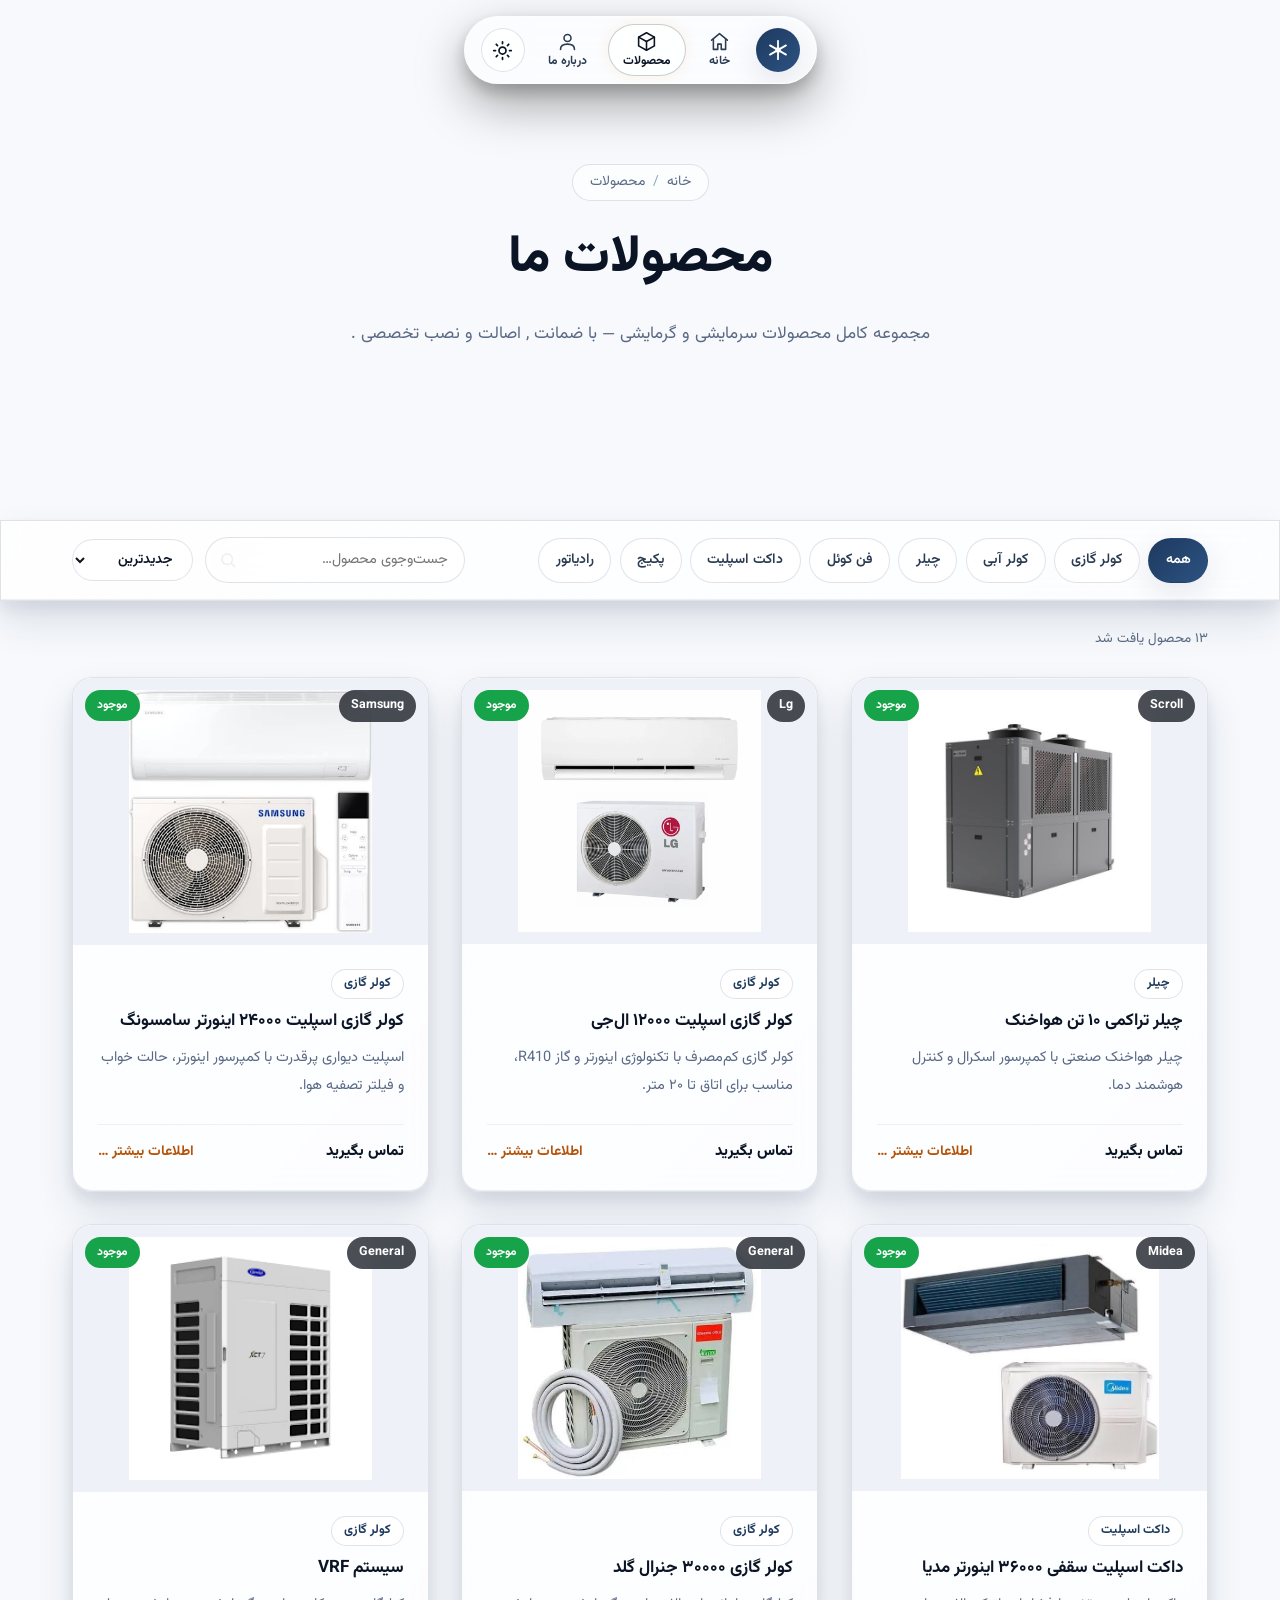
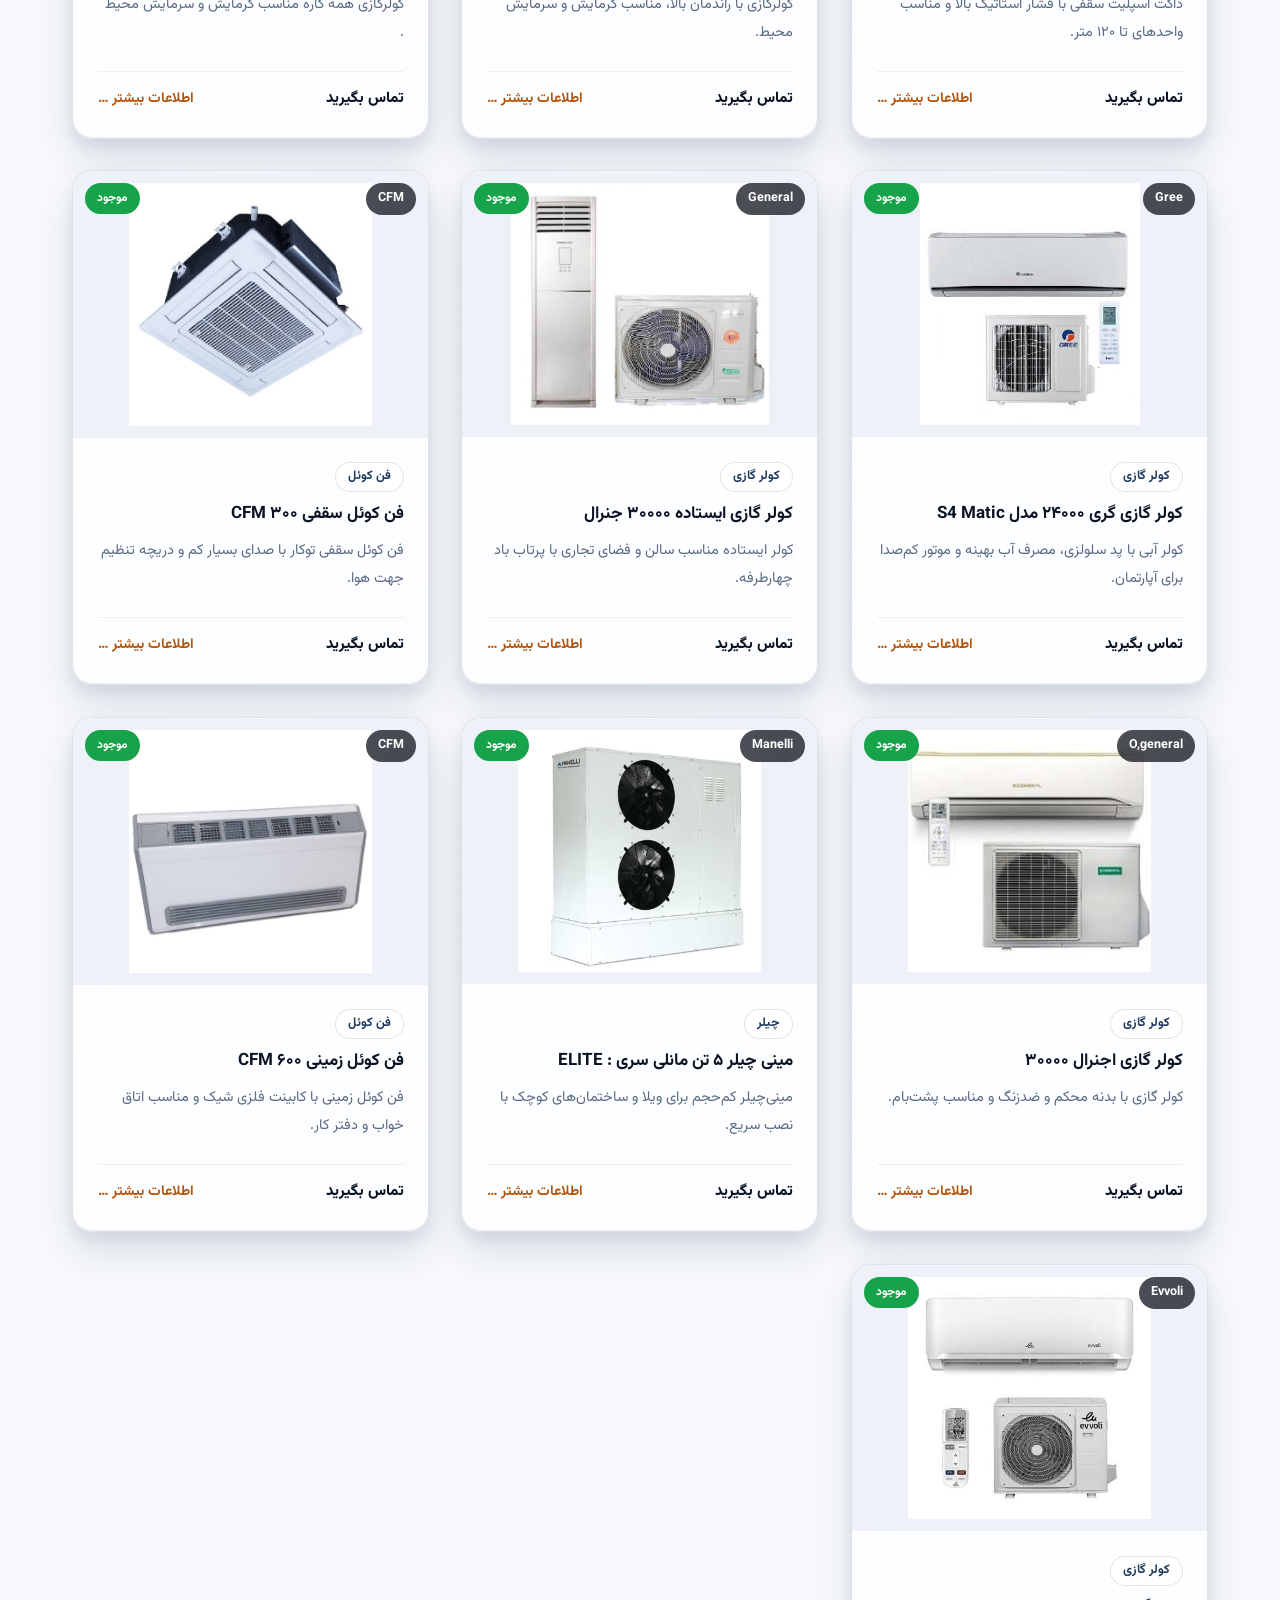
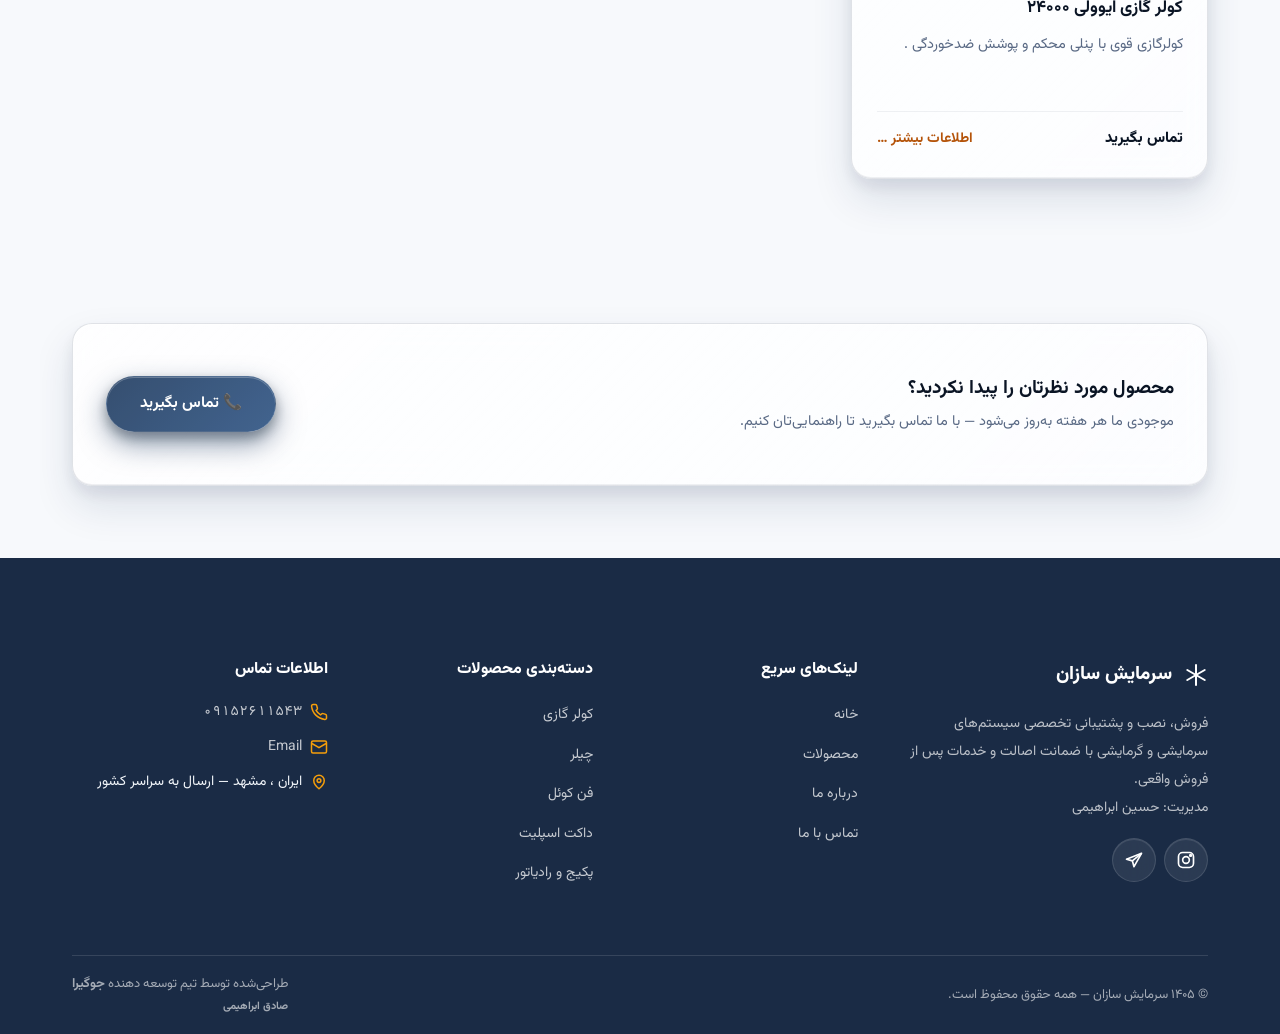
<file: products.html>
<!DOCTYPE html>
<html lang="fa" dir="rtl" data-theme="light">
<head>
  <meta charset="UTF-8">
  <meta name="viewport" content="width=device-width, initial-scale=1.0">
  <title>محصولات ما | سرمایش سازان</title>
  <meta name="description" content="مجموعه کامل کولر گازی، کولر آبی، چیلر، فن کوئل، داکت اسپلیت، پکیج و رادیاتور با ضمانت اصالت و نصب تخصصی.">
  <link rel="canonical" href="https://sarmayeshsazan.ir/products.html">
  <meta property="og:type" content="website">
  <meta property="og:locale" content="fa_IR">
  <meta property="og:title" content="محصولات ما | سرمایش سازان">
  <meta property="og:description" content="مجموعه کامل محصولات سرمایشی و گرمایشی با ضمانت و نصب تخصصی.">
  <meta property="og:url" content="https://sarmayeshsazan.ir/products.html">
  <meta name="theme-color" content="#ffffff" media="(prefers-color-scheme: light)">
  <meta name="theme-color" content="#060a12" media="(prefers-color-scheme: dark)">
  <link rel="apple-touch-icon" sizes="180x180" href="./img/apple-touch-icon.png">
  <link rel="icon" type="image/png" sizes="32x32" href="./img/favicon-32x32.png">
  <link rel="icon" type="image/png" sizes="16x16" href="./img/favicon-16x16.png">
  <link rel="manifest" href="./img/site.webmanifest">
  <link rel="icon" href="./img/favicon.ico">
  <link rel="preconnect" href="https://fonts.googleapis.com">
  <link rel="preconnect" href="https://fonts.gstatic.com" crossorigin>
  <link href="https://fonts.googleapis.com/css2?family=Vazirmatn:wght@400;500;600;700;800&display=swap" rel="stylesheet">
  <script>(function(){try{var t=localStorage.getItem('sarmayesh-theme');if(!t){t=window.matchMedia('(prefers-color-scheme: dark)').matches?'dark':'light';}document.documentElement.setAttribute('data-theme',t);}catch(e){}})();</script>
  <link rel="stylesheet" href="./css/tokens.css">
  <link rel="stylesheet" href="./css/reset.css">
  <link rel="stylesheet" href="./css/base.css">
  <link rel="stylesheet" href="./css/layout.css">
  <link rel="stylesheet" href="./css/navbar.css">
  <link rel="stylesheet" href="./css/hero.css">
  <link rel="stylesheet" href="./css/buttons.css">
  <link rel="stylesheet" href="./css/cards.css">
  <link rel="stylesheet" href="./css/forms.css">
  <link rel="stylesheet" href="./css/footer.css">
  <link rel="stylesheet" href="./css/theme-toggle.css">
  <link rel="stylesheet" href="./css/motion.css">
  <link rel="stylesheet" href="./css/animations.css">
  <link rel="stylesheet" href="./css/pages.css">
  <link rel="stylesheet" href="./css/hovers.css">
  <link rel="stylesheet" href="./css/liquid-glass.css">
  <link rel="stylesheet" href="./css/glass-blobs.css">
  <link rel="stylesheet" href="./css/page-transitions.css">
  <link rel="stylesheet" href="./css/stagger.css">
  <link rel="stylesheet" href="./css/print.css">
  <script type="application/ld+json">
  {"@context":"https://schema.org","@type":"BreadcrumbList","itemListElement":[{"@type":"ListItem","position":1,"name":"خانه","item":"https://sarmayeshsazan.ir/index.html"},{"@type":"ListItem","position":2,"name":"محصولات","item":"https://sarmayeshsazan.ir/products.html"}]}
  </script>
</head>
<body>
  <div class="glass-blobs" aria-hidden="true"><span class="glass-blobs__blue"></span><span class="glass-blobs__purple"></span><span class="glass-blobs__cyan"></span></div>
  <a class="skip-link" href="#main">پرش به محتوای اصلی</a>
  <header class="navbar" id="navbar" dir="rtl">
    <div class="navbar__pill">
      <a href="./index.html" class="navbar__brand" aria-label="سرمایش سازان — صفحه اصلی">
        <svg viewBox="0 0 24 24" fill="none" stroke="currentColor" stroke-width="2" stroke-linecap="round" aria-hidden="true"><line x1="12" y1="2" x2="12" y2="22"/><line x1="3.3" y1="7" x2="20.7" y2="17"/><line x1="20.7" y1="7" x2="3.3" y2="17"/><circle cx="12" cy="12" r="2" fill="currentColor"/></svg>
      </a>
      <nav class="navbar__links" aria-label="ناوبری اصلی">
        <a href="./index.html" class="navbar__item" aria-label="خانه">
          <svg viewBox="0 0 24 24" fill="none" stroke="currentColor" stroke-width="1.8" stroke-linecap="round" stroke-linejoin="round" aria-hidden="true"><path d="M3 10.5 12 3l9 7.5"/><path d="M5 9.5V21h5v-6h4v6h5V9.5"/></svg>
          <span>خانه</span>
        </a>
        <a href="./products.html" class="navbar__item active" aria-current="page" aria-label="محصولات">
          <svg viewBox="0 0 24 24" fill="none" stroke="currentColor" stroke-width="1.8" stroke-linecap="round" stroke-linejoin="round" aria-hidden="true"><path d="M12 2 3 7v10l9 5 9-5V7z"/><path d="M3 7l9 5 9-5"/><path d="M12 12v10"/></svg>
          <span>محصولات</span>
        </a>
        <a href="./about.html" class="navbar__item" aria-label="درباره ما">
          <svg viewBox="0 0 24 24" fill="none" stroke="currentColor" stroke-width="1.8" stroke-linecap="round" stroke-linejoin="round" aria-hidden="true"><circle cx="12" cy="8" r="4"/><path d="M4 21c0-4 3.5-6 8-6s8 2 8 6"/></svg>
          <span>درباره ما</span>
        </a>
      </nav>
      <button class="theme-toggle" id="themeToggle" aria-label="تغییر حالت روشن/تیره">
        <svg class="icon-sun" viewBox="0 0 24 24" fill="none" stroke="currentColor" stroke-width="2" stroke-linecap="round"><circle cx="12" cy="12" r="4"/><path d="M12 2v2M12 20v2M4.9 4.9l1.4 1.4M17.7 17.7l1.4 1.4M2 12h2M20 12h2M4.9 19.1l1.4-1.4M17.7 6.3l1.4-1.4"/></svg>
        <svg class="icon-moon" viewBox="0 0 24 24" fill="none" stroke="currentColor" stroke-width="2" stroke-linecap="round" stroke-linejoin="round"><path d="M21 12.8A9 9 0 1 1 11.2 3a7 7 0 0 0 9.8 9.8z"/></svg>
      </button>
    </div>
  </header>

  <main id="main">
    <section class="page-hero">
      <div class="container stagger-in">
        <nav class="breadcrumb" aria-label="مسیر صفحه"><a href="./index.html">خانه</a><span class="sep">/</span><span aria-current="page">محصولات</span></nav>
        <h1>محصولات ما</h1>
        <p class="lead">مجموعه کامل محصولات سرمایشی و گرمایشی — با ضمانت , اصالت و نصب تخصصی .</p>
      </div>
    </section>

    <div class="filterbar" id="filterbar">
      <div class="container filterbar__row">
        <div class="cat-tabs" id="catTabs" role="tablist" aria-label="دسته‌بندی محصولات">
          <button class="cat-tab active" data-cat="all" role="tab" aria-selected="true">همه</button>
          <button class="cat-tab" data-cat="split-ac" role="tab" aria-selected="false">کولر گازی</button>
          <button class="cat-tab" data-cat="evaporative" role="tab" aria-selected="false">کولر آبی</button>
          <button class="cat-tab" data-cat="chiller" role="tab" aria-selected="false">چیلر</button>
          <button class="cat-tab" data-cat="fan-coil" role="tab" aria-selected="false">فن کوئل</button>
          <button class="cat-tab" data-cat="duct-split" role="tab" aria-selected="false">داکت اسپلیت</button>
          <button class="cat-tab" data-cat="package" role="tab" aria-selected="false">پکیج</button>
          <button class="cat-tab" data-cat="radiator" role="tab" aria-selected="false">رادیاتور</button>
        </div>
        <div class="searchbox">
          <svg viewBox="0 0 24 24" fill="none" stroke="currentColor" stroke-width="2" stroke-linecap="round"><circle cx="11" cy="11" r="7"/><path d="M21 21l-4.3-4.3"/></svg>
          <input type="search" id="searchInput" placeholder="جست‌وجوی محصول…" aria-label="جست‌وجوی محصول">
        </div>
        <div class="sortbox">
          <select id="sortSelect" aria-label="مرتب‌سازی محصولات">
            <option value="newest">جدیدترین</option>
            <option value="popular">محبوب‌ترین</option>
          </select>
        </div>
      </div>
    </div>

    <section class="section section--tight">
      <div class="container">
        <p class="result-count" id="resultCount" aria-live="polite"></p>
        <div class="cards cards--3" id="productsGrid" aria-live="polite" style="margin-top:var(--space-5)">
          <div class="skeleton" aria-hidden="true"><div class="skeleton__media shimmer"></div><div class="skeleton__line shimmer"></div><div class="skeleton__line shimmer" style="width:60%"></div></div>
          <div class="skeleton" aria-hidden="true"><div class="skeleton__media shimmer"></div><div class="skeleton__line shimmer"></div><div class="skeleton__line shimmer" style="width:60%"></div></div>
          <div class="skeleton" aria-hidden="true"><div class="skeleton__media shimmer"></div><div class="skeleton__line shimmer"></div><div class="skeleton__line shimmer" style="width:60%"></div></div>
          <div class="skeleton" aria-hidden="true"><div class="skeleton__media shimmer"></div><div class="skeleton__line shimmer"></div><div class="skeleton__line shimmer" style="width:60%"></div></div>
          <div class="skeleton" aria-hidden="true"><div class="skeleton__media shimmer"></div><div class="skeleton__line shimmer"></div><div class="skeleton__line shimmer" style="width:60%"></div></div>
          <div class="skeleton" aria-hidden="true"><div class="skeleton__media shimmer"></div><div class="skeleton__line shimmer"></div><div class="skeleton__line shimmer" style="width:60%"></div></div>
        </div>
        <div class="empty-state" id="emptyState" hidden>
          <svg viewBox="0 0 24 24" fill="none" stroke="currentColor" stroke-width="1.5" stroke-linecap="round"><circle cx="11" cy="11" r="7"/><path d="M21 21l-4.3-4.3M8 11h6"/></svg>
          <h3>محصولی با این فیلتر یافت نشد</h3>
          <p>عبارت دیگری را جست‌وجو کنید یا دسته‌بندی را تغییر دهید.</p>
        </div>
      </div>
    </section>

    <section class="section section--tight">
      <div class="container">
        <div class="cta-strip reveal">
          <div><h3>محصول مورد نظرتان را پیدا نکردید؟</h3><p>موجودی ما هر هفته به‌روز می‌شود — با ما تماس بگیرید تا راهنمایی‌تان کنیم.</p></div>
          <a href="tel:+989152611543" class="btn btn--primary btn--phone">تماس بگیرید 📞</a>
        </div>
      </div>
    </section>
  </main>

  <footer class="footer">
    <div class="container">
      <div class="footer__grid">
        <div>
          <div class="footer__brand"><span class="brand__icon" aria-hidden="true"><svg viewBox="0 0 24 24" fill="none" stroke="currentColor" stroke-width="2" stroke-linecap="round" width="24" height="24"><line x1="12" y1="2" x2="12" y2="22"/><line x1="3.3" y1="7" x2="20.7" y2="17"/><line x1="20.7" y1="7" x2="3.3" y2="17"/></svg></span>سرمایش سازان</div>
          <p>فروش، نصب و پشتیبانی تخصصی سیستم‌های سرمایشی و گرمایشی با ضمانت اصالت و خدمات پس از فروش واقعی.<br>مدیریت: حسین ابراهیمی</p>
          <div class="socials">
            <a href="https://instagram.com/XXXXXXXX" target="_blank" rel="noopener" aria-label="اینستاگرام"><svg viewBox="0 0 24 24" fill="none" stroke="currentColor" stroke-width="2"><rect x="3" y="3" width="18" height="18" rx="5"/><circle cx="12" cy="12" r="4"/><circle cx="17.5" cy="6.5" r="1" fill="currentColor"/></svg></a>
            <a href="https://t.me/XXXXXXXX" target="_blank" rel="noopener" aria-label="تلگرام"><svg viewBox="0 0 24 24" fill="none" stroke="currentColor" stroke-width="2" stroke-linejoin="round"><path d="M21 4L3 11l7 2 2 7z"/><path d="M21 4L10 13"/></svg></a>          </div>
        </div>
        <div>
          <h4>لینک‌های سریع</h4>
          <ul><li><a href="./index.html">خانه</a></li><li><a href="./products.html">محصولات</a></li><li><a href="./about.html">درباره ما</a></li><li><a href="#contact">تماس با ما</a></li></ul>
        </div>
        <div>
          <h4>دسته‌بندی محصولات</h4>
          <ul><li><a href="./products.html?cat=split-ac">کولر گازی</a></li><li><a href="./products.html?cat=chiller">چیلر</a></li><li><a href="./products.html?cat=fan-coil">فن کوئل</a></li><li><a href="./products.html?cat=duct-split">داکت اسپلیت</a></li><li><a href="./products.html?cat=package">پکیج و رادیاتور</a></li></ul>
        </div>
        <div>
          <h4>اطلاعات تماس</h4>
          <ul class="contact-list">
            <li><svg viewBox="0 0 24 24" fill="none" stroke="currentColor" stroke-width="2"><path d="M22 16.9v3a2 2 0 0 1-2.2 2A19.8 19.8 0 0 1 2.1 4.2 2 2 0 0 1 4.1 2h3a2 2 0 0 1 2 1.7c.13.96.36 1.9.7 2.8a2 2 0 0 1-.45 2.1L8.1 9.9a16 16 0 0 0 6 6l1.3-1.25a2 2 0 0 1 2.1-.45c.9.34 1.84.57 2.8.7a2 2 0 0 1 1.7 2z"/></svg><a href="tel:+989152611543" class="btn--phone">۰۹۱۵۲۶۱۱۵۴۳</a></li>
            <li><svg viewBox="0 0 24 24" fill="none" stroke="currentColor" stroke-width="2"><rect x="2" y="4" width="20" height="16" rx="2"/><path d="M2 7l10 6 10-6"/></svg><a href="mailto:hoseinebrahimi160@gmail.com">Email</a></li>
            <li><svg viewBox="0 0 24 24" fill="none" stroke="currentColor" stroke-width="2"><path d="M12 21s7-5.5 7-11a7 7 0 1 0-14 0c0 5.5 7 11 7 11z"/><circle cx="12" cy="10" r="2.5"/></svg><span>ایران ، مشهد — ارسال به سراسر کشور</span></li>
          </ul>
        </div>
      </div>
      <div class="footer__bottom"><span>© ۱۴۰۵ سرمایش سازان — همه حقوق محفوظ است.</span><span>طراحی‌شده توسط تیم توسعه دهنده <b>جوگیرا</b><h5>صادق ابراهیمی</h5></span></div>
    </div>
  </footer>
  <button class="backtop" id="backtop" aria-label="بازگشت به بالا"><svg viewBox="0 0 24 24" fill="none" stroke="currentColor" stroke-width="2.5" stroke-linecap="round" stroke-linejoin="round" width="22" height="22"><path d="M12 19V5M5 12l7-7 7 7"/></svg></button>
  <script type="module" src="./js/main.js"></script>
</body>
</html>
</file>
<file: css/tokens.css>
:root {
  --space-1: 0.25rem;
  --space-2: 0.5rem;
  --space-3: 0.75rem;
  --space-4: 1rem;
  --space-5: 1.5rem;
  --space-6: 2rem;
  --space-7: 3rem;
  --space-8: 4rem;
  --space-9: 6rem;
  --space-10: 8rem;

  --section-pad: clamp(72px, 10vw, 128px);
  --section-title-gap: clamp(32px, 4vw, 56px);
  --card-gap: clamp(20px, 3vw, 32px);
  --grid-gap: 24px;
  --hero-top-space: clamp(80px, 12vw, 160px);

  --primary-50: #f0f5fa;
  --primary-100: #d9e6f2;
  --primary-300: #6b96c4;
  --primary-500: #1e3a5f;
  --primary-700: #0f2942;
  --primary-gradient: linear-gradient(135deg, #1e3a5f 0%, #2c5282 100%);
  --primary-gradient-soft: linear-gradient(135deg, rgba(30,58,95,0.08) 0%, rgba(44,82,130,0.08) 100%);

  --accent-500: #f59e0b;
  --accent-700: #b45309;
  --accent-soft: rgba(245, 158, 11, 0.12);

  --bg: #f7f9fc;
  --bg-soft: #f5f7fb;
  --surface: #ffffff;
  --surface-2: #eef2f8;

  --surface-3: #e2e8f0;
  --text: #0a1424;
  --body: #2a3b52;
  --muted: #5a6a85;
  --faint: #94a3b8;
  --border: rgba(15, 30, 60, 0.10);
  --border-soft: rgba(15, 30, 60, 0.06);
  --border-strong: rgba(15, 30, 60, 0.16);

  --success: #16a34a;
  --danger: #dc2626;
  --warning: #f59e0b;

  --shadow-sm: 0 1px 3px rgba(20, 40, 80, 0.07);
  --shadow-md: 0 10px 30px rgba(20, 40, 80, 0.10);
  --shadow-lg: 0 24px 60px rgba(20, 40, 80, 0.14);

  --glass-bg: rgba(247, 249, 252, 0.8);
  --glass-bg-scrolled: rgba(247, 249, 252, 0.92);

  --radius-sm: 8px;
  --radius-md: 14px;
  --radius-lg: 20px;
  --radius-xl: 28px;
  --radius-full: 999px;

  --font-main: "Vazirmatn", "IRANSans", "Segoe UI", Tahoma, system-ui, sans-serif;
  --fs-base: 16.5px;
  --lh-base: 1.9;
  --h1-size: clamp(30px, 5vw, 52px);
  --h2-size: clamp(22px, 3.2vw, 32px);
  --h3-size: 19px;

  --container-max: 1200px;
  --container-pad: clamp(20px, 4vw, 32px);
  --nav-height: 72px;

  --ease-out: cubic-bezier(0.22, 1, 0.36, 1);
  --dur-fast: 0.2s;
  --dur-base: 0.3s;
  --dur-slow: 0.6s;

  /* Liquid glass layer (tints only — no theme color changes) */
  --glass-tint: rgba(255, 255, 255, 0.55);
  --glass-tint-soft: rgba(255, 255, 255, 0.30);
  --glass-sheen: linear-gradient(135deg, rgba(255, 255, 255, 0.65) 0%, rgba(255, 255, 255, 0.30) 100%);
  --glass-line: rgba(15, 30, 60, 0.12);
  --glass-line-bright: rgba(15, 30, 60, 0.22);
  --glass-hi-line: rgba(255, 255, 255, 0.55);
  --glass-blur: blur(16px) saturate(160%);
  --glass-blur-hover: blur(18px) saturate(180%);
  --glass-shadow: inset 0 1px 0 rgba(255, 255, 255, 0.60), inset 0 -1px 0 rgba(15, 30, 60, 0.06), 0 20px 40px rgba(20, 40, 80, 0.12), 0 8px 16px rgba(20, 40, 80, 0.08);
  --glass-shadow-hover: inset 0 1px 0 rgba(255, 255, 255, 0.65), inset 0 -1px 0 rgba(15, 30, 60, 0.06), 0 28px 56px rgba(20, 40, 80, 0.18), 0 12px 24px rgba(20, 40, 80, 0.12);
  /* Floating pill + liquid-glass utilities (additive only) */
  --glass-pill-bg: rgba(255, 255, 255, 0.55);
  --glass-pill-bg-scrolled: rgba(255, 255, 255, 0.68);
  --glass-pill-line: rgba(255, 255, 255, 0.14);
  --glass-pill-blur: blur(30px) saturate(180%);
  --glass-pill-shadow: inset 0 1px 0 rgba(255, 255, 255, 0.25), 0 20px 50px rgba(0, 0, 0, 0.35), 0 8px 16px rgba(0, 0, 0, 0.20);
  --glass-pill-shadow-scrolled: inset 0 1px 0 rgba(255, 255, 255, 0.28), 0 24px 60px rgba(0, 0, 0, 0.42), 0 10px 20px rgba(0, 0, 0, 0.24);
  --glass-btn-sheen: linear-gradient(135deg, rgba(255, 255, 255, 0.12), rgba(255, 255, 255, 0.04));
  --glass-btn-blur: blur(12px) saturate(180%);
  --glass-card-blur: blur(16px) saturate(180%);
  --glass-input-blur: blur(18px);
  --glass-chip-blur: blur(12px);
  --glass-blob-opacity: 0.3;
}

[data-theme="dark"] {
  --bg: #060a12;
  --bg-soft: #0a1220;
  --surface: #0f1a2e;
  --surface-2: #16233b;
  --surface-3: #1e2d48;
  --text: #f1f5f9;
  --body: #cbd5e1;
  --muted: #94a3b8;
  --faint: #64748b;
  --border: rgba(148, 163, 184, 0.12);
  --border-soft: rgba(148, 163, 184, 0.08);
  --border-strong: rgba(148, 163, 184, 0.2);

  --primary-500: #3b82f6;
  --primary-700: #2563eb;
  --primary-300: #93c5fd;
  --primary-50: #0f1a2e;
  --primary-100: #16233b;
  --primary-gradient: linear-gradient(135deg, #1e3a5f 0%, #3b82f6 100%);

  --accent-500: #fbbf24;
  --accent-700: #f59e0b;
  --accent-soft: rgba(251, 191, 36, 0.12);

  --shadow-sm: 0 1px 3px rgba(0, 0, 0, 0.4);
  --shadow-md: 0 10px 30px rgba(0, 0, 0, 0.5);
  --shadow-lg: 0 24px 60px rgba(0, 0, 0, 0.6);

  --glass-bg: rgba(10, 18, 32, 0.75);
  --glass-bg-scrolled: rgba(10, 18, 32, 0.92);

  /* Liquid glass layer (dark — deep glass) */
  --glass-tint: rgba(20, 30, 50, 0.55);
  --glass-tint-soft: rgba(20, 30, 50, 0.35);
  --glass-sheen: linear-gradient(135deg, rgba(255, 255, 255, 0.08) 0%, rgba(255, 255, 255, 0.02) 100%);
  --glass-line: rgba(255, 255, 255, 0.14);
  --glass-line-bright: rgba(255, 255, 255, 0.22);
  --glass-hi-line: rgba(255, 255, 255, 0.35);
  --glass-blur: blur(16px) saturate(180%);
  --glass-blur-hover: blur(18px) saturate(180%);
  --glass-shadow: inset 0 1px 0 rgba(255, 255, 255, 0.10), inset 0 -1px 0 rgba(0, 0, 0, 0.20), 0 20px 40px rgba(0, 0, 0, 0.35), 0 8px 16px rgba(0, 0, 0, 0.20);
  --glass-shadow-hover: inset 0 1px 0 rgba(255, 255, 255, 0.12), inset 0 -1px 0 rgba(0, 0, 0, 0.20), 0 28px 56px rgba(0, 0, 0, 0.45), 0 12px 24px rgba(0, 0, 0, 0.28);
  --glass-pill-bg: rgba(255, 255, 255, 0.08);
  --glass-pill-bg-scrolled: rgba(20, 30, 50, 0.62);
  --glass-pill-line: rgba(255, 255, 255, 0.14);
  --glass-pill-blur: blur(30px) saturate(180%);
  --glass-pill-shadow: inset 0 1px 0 rgba(255, 255, 255, 0.25), 0 20px 50px rgba(0, 0, 0, 0.35), 0 8px 16px rgba(0, 0, 0, 0.20);
  --glass-pill-shadow-scrolled: inset 0 1px 0 rgba(255, 255, 255, 0.28), 0 24px 60px rgba(0, 0, 0, 0.5), 0 10px 20px rgba(0, 0, 0, 0.3);
  --glass-btn-sheen: linear-gradient(135deg, rgba(255, 255, 255, 0.12), rgba(255, 255, 255, 0.04));
  --glass-btn-blur: blur(12px) saturate(180%);
  --glass-card-blur: blur(16px) saturate(180%);
  --glass-input-blur: blur(18px);
  --glass-chip-blur: blur(12px);
  --glass-blob-opacity: 0.5;
}

@media (max-width: 1024px) {
  :root {
    --section-pad: clamp(56px, 8vw, 96px);
  }
}

@media (max-width: 640px) {
  :root {
    --section-pad: clamp(48px, 10vw, 72px);
    --nav-height: 64px;
  }
}
</file>
<file: css/base.css>
html {
  font-size: var(--fs-base);
  background-color: var(--bg);
  color-scheme: light dark;
  overflow-x: clip;
}

body {
  font-family: var(--font-main);
  font-size: var(--fs-base);
  line-height: var(--lh-base);
  color: var(--body);
  background-color: var(--bg);
  transition: background-color var(--dur-base) ease, color var(--dur-base) ease;
  overflow-x: clip;
  overflow-x: hidden;
  max-width: 100vw;
}

h1, h2, h3, h4 {
  color: var(--text);
  line-height: 1.6;
  font-weight: 800;
}

h1 { font-size: var(--h1-size); font-weight: 800; }
h2 { font-size: var(--h2-size); font-weight: 800; }
h3 { font-size: var(--h3-size); font-weight: 700; }

p { margin-bottom: var(--space-4); }
p:last-child { margin-bottom: 0; }

.lead {
  font-size: 17px;
  color: var(--muted);
  max-width: 62ch;
  line-height: 2;
}

a {
  text-decoration: none;
  transition: color var(--dur-fast) ease;
}

::selection {
  background: var(--primary-500);
  color: #fff;
}

.skip-link {
  position: absolute;
  top: -100px;
  right: var(--space-4);
  z-index: 2000;
  background: var(--primary-500);
  color: #fff;
  padding: var(--space-2) var(--space-4);
  border-radius: var(--radius-md);
  font-weight: 700;
  transition: top var(--dur-fast) ease;
}
.skip-link:focus { top: var(--space-3); color: #fff; }

:focus-visible {
  outline: 3px solid var(--accent-500);
  outline-offset: 3px;
  border-radius: 4px;
}

.section-label {
  display: inline-flex;
  align-items: center;
  gap: var(--space-2);
  font-size: 14px;
  font-weight: 700;
  color: var(--primary-500);
  background: var(--primary-50);
  border: 1px solid var(--border);
  padding: var(--space-1) var(--space-4);
  border-radius: var(--radius-full);
  margin-bottom: var(--space-4);
}
[data-theme="dark"] .section-label { background: var(--surface-2); }

.section-label::before {
  content: "";
  width: 8px;
  height: 8px;
  border-radius: 50%;
  background: var(--accent-500);
  flex-shrink: 0;
}

.section-title { margin-bottom: var(--space-3); }
.section-sub {
  color: var(--muted);
  max-width: 62ch;
  margin-bottom: var(--section-title-gap);
}

.text-center { text-align: center; }
.text-center .section-sub { margin-inline: auto; }
</file>
<file: css/layout.css>
.container {
  width: 100%;
  max-width: var(--container-max);
  margin-inline: auto;
  padding-inline: var(--container-pad);
  min-width: 0;
  overflow-x: clip;
}

.section {
  padding-block: var(--section-pad);
  overflow-x: clip;
}

.section--soft { background: var(--bg); }
.section--tight { padding-block: clamp(40px, 6vw, 72px); }

.split {
  display: grid;
  grid-template-columns: 1fr 1fr;
  gap: clamp(32px, 5vw, 72px);
  align-items: center;
}
@media (max-width: 900px) {
  .split { grid-template-columns: 1fr; }
}

.grid { display: grid; gap: var(--grid-gap); }
.grid--2 { grid-template-columns: repeat(2, 1fr); }
.grid--3 { grid-template-columns: repeat(3, 1fr); }
.grid--4 { grid-template-columns: repeat(4, 1fr); }

@media (max-width: 1024px) {
  .grid--4 { grid-template-columns: repeat(2, 1fr); }
  .grid--3 { grid-template-columns: repeat(2, 1fr); }
}
@media (max-width: 640px) {
  .grid--2, .grid--3, .grid--4 { grid-template-columns: 1fr; }
}

.stack > * + * { margin-top: var(--space-4); }
.stack-lg > * + * { margin-top: var(--space-6); }

main { display: block; overflow-x: clip; }

.navbar .container { overflow: visible; }
</file>
<file: css/navbar.css>
/* Floating liquid-glass pill navbar — RTL, mobile-flawless */
.navbar {
  position: fixed;
  top: 16px;
  inset-inline: 0;
  z-index: 1000;
  display: flex;
  justify-content: center;
  pointer-events: none;
  background: none;
  border: none;
  box-shadow: none;
  height: auto;
}

.navbar__pill {
  pointer-events: auto;
  position: relative;
  display: flex;
  align-items: center;
  justify-content: space-between;
  flex-wrap: nowrap;
  gap: clamp(2px, 1vw, 8px);
  width: max-content;
  max-width: min(720px, calc(100vw - 24px));
  min-width: 0;
  height: 68px;
  padding: 8px clamp(8px, 2vw, 16px);
  border-radius: 999px;
  overflow: hidden;
  isolation: isolate;
  background: var(--glass-pill-bg);
  -webkit-backdrop-filter: var(--glass-pill-blur);
  backdrop-filter: var(--glass-pill-blur);
  border: 1px solid var(--glass-pill-line);
  box-shadow: var(--glass-pill-shadow);
  will-change: backdrop-filter;
  transition: background-color var(--dur-base) ease, box-shadow var(--dur-base) ease, border-color var(--dur-base) ease;
}

.navbar__pill::before {
  content: "";
  position: absolute;
  top: 0;
  inset-inline: 12%;
  height: 1px;
  background: linear-gradient(90deg, transparent, rgba(255, 255, 255, 0.25), transparent);
  pointer-events: none;
}

.navbar.scrolled .navbar__pill {
  background: var(--glass-pill-bg-scrolled);
  border-color: var(--glass-line);
  box-shadow: var(--glass-pill-shadow-scrolled);
}

/* Brand icon — far right in RTL */
.navbar__brand {
  display: grid;
  place-items: center;
  width: 44px;
  height: 44px;
  min-width: 44px;
  border-radius: 50%;
  background: var(--primary-gradient);
  color: #fff;
  flex-shrink: 0;
  box-shadow: var(--shadow-md);
  transition: transform var(--dur-fast) ease;
}
.navbar__brand:hover { transform: translateY(-1px); }
.navbar__brand:active { transform: scale(0.96); }
.navbar__brand svg { width: 22px; height: 22px; }

/* Center links */
.navbar__links {
  position: relative;
  z-index: 1;
  display: flex;
  align-items: center;
  justify-content: center;
  flex-wrap: nowrap;
  gap: clamp(1px, 0.8vw, 6px);
  min-width: 0;
  flex: 1 1 auto;
}

.navbar__item {
  position: relative;
  display: flex;
  flex-direction: column;
  align-items: center;
  justify-content: center;
  gap: 2px;
  min-width: 56px;
  min-height: 44px;
  padding: 6px clamp(6px, 1.6vw, 14px);
  border-radius: 999px;
  color: var(--body);
  font-size: 12px;
  font-weight: 700;
  line-height: 1.4;
  white-space: nowrap;
  border: 1px solid transparent;
  transition: background-color var(--dur-fast) ease, border-color var(--dur-fast) ease, color var(--dur-fast) ease;
}
.navbar__item svg {
  width: 21px;
  height: 21px;
  min-width: 20px;
  min-height: 20px;
  flex-shrink: 0;
}
.navbar__item span {
  font-size: 12px;
  line-height: 1.3;
  max-width: 100%;
  overflow: hidden;
  text-overflow: ellipsis;
}

/* Hover: soft glass pill (fine pointers only so touch never sticks) */
@media (hover: hover) and (pointer: fine) {
  .navbar__item:hover {
    background: rgba(255, 255, 255, 0.1);
    border-color: rgba(255, 255, 255, 0.1);
    color: var(--text);
  }
  [data-theme="light"] .navbar__item:hover {
    background: rgba(255, 255, 255, 0.65);
    border-color: var(--glass-line);
  }
}
.navbar__item:active {
  background: rgba(255, 255, 255, 0.14);
  border-color: rgba(255, 255, 255, 0.16);
  transform: scale(0.98);
}
/* Active item: static glass highlight (clearly visible, no animation) */
.navbar__item.active {
  background: rgba(255, 255, 255, 0.12);
  border-color: rgba(255, 255, 255, 0.22);
  color: var(--text);
  box-shadow: inset 0 1px 0 rgba(255, 255, 255, 0.14), 0 0 14px var(--accent-soft);
}
[data-theme="light"] .navbar__item.active {
  background: rgba(255, 255, 255, 0.7);
  border-color: var(--glass-line-bright);
}

/* Theme toggle inside pill — far left in RTL */
.navbar__pill .theme-toggle {
  width: 44px;
  height: 44px;
  min-width: 44px;
  border-radius: 50%;
  flex-shrink: 0;
  background: rgba(255, 255, 255, 0.08);
  -webkit-backdrop-filter: blur(12px) saturate(160%);
  backdrop-filter: blur(12px) saturate(160%);
  border: 1px solid rgba(255, 255, 255, 0.14);
  box-shadow: inset 0 1px 0 rgba(255, 255, 255, 0.12);
}
[data-theme="light"] .navbar__pill .theme-toggle {
  background: rgba(255, 255, 255, 0.6);
  border-color: var(--glass-line);
}

/* Legacy selectors kept harmless (no hamburger / no CTA in pill) */
.nav-toggle,
.navbar__cta,
.nav-links__cta,
.navbar__inner,
.navbar__actions { display: none !important; }

/* Focus visibility */
.navbar__pill a:focus-visible,
.navbar__pill button:focus-visible {
  outline: 3px solid var(--accent-500);
  outline-offset: 2px;
}

/* Tablet */
@media (max-width: 900px) {
  .navbar__pill { max-width: calc(100vw - 24px); }
}

/* Mobile ≤767px — 5 items, no wrap, no overflow */
@media (max-width: 767px) {
  .navbar { top: 12px; }
  .navbar__pill {
    height: 64px;
    padding: 6px clamp(6px, 2vw, 10px);
    gap: clamp(1px, 1vw, 6px);
    justify-content: space-between;
    max-width: calc(100vw - 24px);
    -webkit-backdrop-filter: blur(20px) saturate(180%);
    backdrop-filter: blur(20px) saturate(180%);
  }
  .navbar__brand { width: 42px; height: 42px; min-width: 42px; }
  .navbar__brand svg { width: 21px; height: 21px; }
  .navbar__links { gap: 0; }
  .navbar__item {
    min-width: 52px;
    min-height: 44px;
    padding: 5px clamp(4px, 1.8vw, 10px);
    font-size: 11.5px;
  }
  .navbar__item svg { width: 20px; height: 20px; }
  .navbar__item span { font-size: 11.5px; }
  .navbar__pill .theme-toggle { width: 42px; height: 42px; min-width: 42px; }
}

/* Very small ≤360px — hide brand icon, keep 3 labeled items + toggle (never overflow) */
@media (max-width: 360px) {
  .navbar__pill { height: 60px; padding: 5px 8px; gap: 2px; }
  .navbar__brand { display: none; }
  .navbar__item { min-width: 52px; padding: 5px 7px; font-size: 11px; }
  .navbar__item span { font-size: 11px; }
  .navbar__item svg { width: 20px; height: 20px; }
  .navbar__pill .theme-toggle { width: 40px; height: 40px; min-width: 40px; }
}

/* Fallback when backdrop-filter unsupported */
@supports not ((backdrop-filter: blur(1px)) or (-webkit-backdrop-filter: blur(1px))) {
  .navbar__pill { background: var(--surface); border-color: var(--border); box-shadow: var(--shadow-md); }
  .navbar__pill::before { display: none; }
}

@media (prefers-reduced-motion: reduce) {
  .navbar__pill,
  .navbar__item,
  .navbar__brand { transition: none; }
  .navbar__item:active { transform: none; }
}
</file>
<file: css/hero.css>
.hero {
  padding-top: calc(var(--nav-height) + 24px + var(--space-4) + clamp(32px, 5vw, 72px));
  padding-bottom: clamp(56px, 7vw, 96px);
  position: relative;
  background-color: transparent;
}

.hero__grid {
  display: block;
  max-width: 900px;
  margin-inline: auto;
  text-align: center;
}

.hero__text {
  max-width: 900px;
  margin-inline: auto;
  text-align: center;
}

.hero__kicker {
  display: inline-flex;
  align-items: center;
  gap: var(--space-2);
  font-size: 14px;
  font-weight: 700;
  color: var(--primary-500);
  background: rgba(255, 255, 255, 0.55);
  border: 1px solid var(--glass-line);
  -webkit-backdrop-filter: var(--glass-chip-blur);
  backdrop-filter: var(--glass-chip-blur);
  box-shadow: inset 0 1px 0 rgba(255, 255, 255, 0.35);
  padding: var(--space-2) var(--space-5);
  border-radius: var(--radius-full);
  margin-bottom: var(--space-5);
}

.hero__kicker::before {
  content: "";
  width: 8px;
  height: 8px;
  border-radius: 50%;
  background: var(--accent-500);
  flex-shrink: 0;
}

[data-theme="dark"] .hero__kicker { background: rgba(255, 255, 255, 0.06); border-color: rgba(255, 255, 255, 0.12); }

.hero h1 {
  margin-bottom: var(--space-5);
  text-wrap: balance;
}
.hero h1 .hl {
  color: var(--primary-500);
}
[data-theme="dark"] .hero h1 .hl { color: var(--primary-300); }

.hero .lead {
  max-width: 720px;
  margin-inline: auto;
  margin-bottom: var(--space-6);
}

.hero__btns {
  display: flex;
  gap: var(--space-4);
  justify-content: center;
  align-items: center;
  flex-wrap: wrap;
  margin-bottom: var(--space-7);
}

@media (max-width: 380px) {
  .hero__btns { gap: var(--space-3); }
  .hero__btns .btn { flex: 1 1 auto; white-space: normal; text-align: center; }
}

.hero__stats {
  display: flex;
  gap: clamp(12px, 2vw, 20px);
  justify-content: center;
  align-items: stretch;
  flex-wrap: wrap;
  padding-top: var(--space-6);
  max-width: 720px;
  margin-inline: auto;
}
.hero__stat {
  background: rgba(255, 255, 255, 0.55);
  border: 1px solid var(--glass-line);
  -webkit-backdrop-filter: var(--glass-chip-blur);
  backdrop-filter: var(--glass-chip-blur);
  box-shadow: inset 0 1px 0 rgba(255, 255, 255, 0.35);
  border-radius: var(--radius-full);
  padding: 10px 24px;
  min-width: 120px;
}
[data-theme="dark"] .hero__stat {
  background: rgba(255, 255, 255, 0.06);
  border-color: rgba(255, 255, 255, 0.12);
  box-shadow: inset 0 1px 0 rgba(255, 255, 255, 0.10);
}
.hero__stat b { display: block; font-size: clamp(24px, 3vw, 34px); font-weight: 800; color: var(--text); }
.hero__stat span { font-size: 14px; color: var(--muted); }

.page-hero {
  padding-top: calc(var(--nav-height) + 24px + var(--space-4) + clamp(24px, 4vw, 56px));
  padding-bottom: clamp(40px, 6vw, 72px);
  background: transparent;
  border-bottom: 1px solid transparent;
  text-align: center;
}
.page-hero h1 { margin-bottom: var(--space-4); }
.page-hero .lead { margin-inline: auto; }
.breadcrumb {
  display: inline-flex;
  align-items: center;
  gap: var(--space-2);
  font-size: 14px;
  color: var(--muted);
  margin-bottom: var(--space-4);
  background: var(--surface);
  border: 1px solid var(--border);
  padding: var(--space-1) var(--space-4);
  border-radius: var(--radius-full);
}
.breadcrumb a:hover { color: var(--primary-500); }
.breadcrumb .sep { color: var(--faint); }


.aks{
  border-radius: 55px;
  box-shadow: 0 24px 60px rgba(20, 40, 80, 0.14);

}

.hero__glow {
  position: absolute;
  left: 50%;
  top: 42%;
  width: 72%;
  height: 60%;
  translate: -50% -50%;
  z-index: 0;
  pointer-events: none;
  background: radial-gradient(closest-side, color-mix(in srgb, var(--primary-500) 36%, transparent), transparent);
  animation: hero-breathe 6s ease-in-out infinite;
}

/* Soft fade of the hero bottom edge into the next section — no hard line */
.hero::after {
  content: "";
  position: absolute;
  inset-inline: 0;
  bottom: 0;
  height: 120px;
  background: linear-gradient(to bottom, transparent, var(--bg));
  pointer-events: none;
  z-index: 0;
}

.hero__rule {
  display: block;
  width: 70%;
  max-width: 70%;
  height: 2px;
  margin: 24px auto 0;
  border-radius: 999px;
  background: linear-gradient(90deg, var(--primary-500), var(--accent-500));
  animation: hero-rule-grow 0.8s ease-out 0.45s backwards;
}

@media (max-width: 767px) {
  .hero {
    padding-top: calc(72px + 24px + var(--space-4) + 28px);
  }
  .page-hero {
    padding-top: calc(72px + 24px + var(--space-4) + 20px);
  }
}

@media (prefers-reduced-motion: reduce) {
  .hero__glow { animation: none; opacity: 0.2; }
  .hero__rule { animation: none; width: 70%; }
}
</file>
<file: css/buttons.css>
.btn {
  position: relative;
  display: inline-flex;
  align-items: center;
  justify-content: center;
  gap: var(--space-2);
  padding: var(--space-3) var(--space-6);
  border-radius: 999px;
  font-weight: 700;
  font-size: 15.5px;
  border: 1px solid rgba(255, 255, 255, 0.20);
  overflow: hidden;
  white-space: nowrap;
  background: linear-gradient(135deg, rgba(255, 255, 255, 0.14), rgba(255, 255, 255, 0.04));
  -webkit-backdrop-filter: blur(12px) saturate(180%);
  backdrop-filter: blur(12px) saturate(180%);
  box-shadow:
    inset 0 1px 0 rgba(255, 255, 255, 0.30),
    inset 0 -1px 0 rgba(0, 0, 0, 0.15),
    0 12px 28px rgba(0, 0, 0, 0.30);
  transition: transform 0.25s ease, box-shadow 0.25s ease, background 0.25s ease, color 0.25s ease, border-color 0.25s ease;
  will-change: transform;
}
@media (hover: hover) and (pointer: fine) {
  .btn:hover { transform: translateY(-2px); border-color: rgba(255, 255, 255, 0.35); box-shadow: inset 0 1px 0 rgba(255, 255, 255, 0.35), inset 0 -1px 0 rgba(0, 0, 0, 0.15), 0 16px 36px rgba(0, 0, 0, 0.38); }
}
.btn:active { transform: scale(0.98); }

.btn::after {
  content: "";
  position: absolute;
  top: 0;
  bottom: 0;
  width: 60px;
  background: linear-gradient(105deg, transparent, rgba(255,255,255,0.45), transparent);
  right: -80px;
  transform: skewX(-20deg);
  transition: right 0.6s ease;
  pointer-events: none;
}
@media (hover: hover) and (pointer: fine) {
  .btn:hover::after { right: calc(100% + 80px); }
}

.btn--primary {
  background: var(--primary-gradient);
  color: #fff;
  box-shadow:
    inset 0 1px 0 rgba(255, 255, 255, 0.30),
    inset 0 -1px 0 rgba(0, 0, 0, 0.15),
    0 12px 28px rgba(0, 0, 0, 0.30);
}
.btn--primary::before {
  /* NOTE: pseudo-elements cannot blur the parent, so this overlay is a tint-only glass layer. */
  content: "";
  position: absolute;
  inset: 0;
  border-radius: inherit;
  background: rgba(255, 255, 255, 0.10);
  pointer-events: none;
}
@media (hover: hover) and (pointer: fine) {
  .btn--primary:hover { border-color: rgba(255, 255, 255, 0.35); box-shadow: inset 0 1px 0 rgba(255, 255, 255, 0.35), inset 0 -1px 0 rgba(0, 0, 0, 0.15), 0 16px 36px rgba(30, 58, 95, 0.55), 0 8px 16px rgba(0, 0, 0, 0.32); }
}

.btn--ghost {
  background: linear-gradient(135deg, rgba(255, 255, 255, 0.14), rgba(255, 255, 255, 0.04));
  color: var(--primary-500);
  border: 1px solid rgba(255, 255, 255, 0.20);
  -webkit-backdrop-filter: blur(12px) saturate(180%);
  backdrop-filter: blur(12px) saturate(180%);
}
[data-theme="light"] .btn--ghost { background: linear-gradient(135deg, rgba(255, 255, 255, 0.14), rgba(255, 255, 255, 0.04)), rgba(255, 255, 255, 0.55); }
[data-theme="dark"] .btn--ghost { color: var(--text); }

.btn--light {
  background: linear-gradient(135deg, rgba(255, 255, 255, 0.14), rgba(255, 255, 255, 0.04)), rgba(255, 255, 255, 0.85);
  color: var(--primary-700);
  border: 1px solid rgba(255, 255, 255, 0.20);
  -webkit-backdrop-filter: blur(12px) saturate(180%);
  backdrop-filter: blur(12px) saturate(180%);
}
.btn--outline-light {
  border: 1px solid rgba(255, 255, 255, 0.20);
  color: #fff;
  background: linear-gradient(135deg, rgba(255, 255, 255, 0.14), rgba(255, 255, 255, 0.04));
  -webkit-backdrop-filter: blur(12px) saturate(180%);
  backdrop-filter: blur(12px) saturate(180%);
}
@media (hover: hover) and (pointer: fine) {
  .btn--outline-light:hover { background: rgba(255, 255, 255, 0.14); border-color: rgba(255, 255, 255, 0.35); box-shadow: inset 0 1px 0 rgba(255, 255, 255, 0.35), 0 0 18px rgba(255, 255, 255, 0.25); }
  .btn--light:hover { border-color: rgba(255, 255, 255, 0.35); box-shadow: inset 0 1px 0 rgba(255, 255, 255, 0.35), 0 12px 30px rgba(0,0,0,0.25), 0 0 18px rgba(255,255,255,0.35); }
  .btn--ghost:hover { border-color: rgba(255, 255, 255, 0.35); }
}

.btn--sm { padding: var(--space-2) var(--space-4); font-size: 14px; }
.btn--phone { direction: ltr; font-variant-numeric: tabular-nums; }

.backtop {
  position: fixed;
  bottom: 28px;
  left: 28px;
  width: 52px;
  height: 52px;
  border-radius: 999px;
  background: var(--primary-gradient);
  border: 1px solid rgba(255, 255, 255, 0.20);
  -webkit-backdrop-filter: blur(12px) saturate(180%);
  backdrop-filter: blur(12px) saturate(180%);
  color: #fff;
  display: grid;
  place-items: center;
  box-shadow:
    inset 0 1px 0 rgba(255, 255, 255, 0.30),
    inset 0 -1px 0 rgba(0, 0, 0, 0.15),
    0 12px 28px rgba(0, 0, 0, 0.30);
  opacity: 0;
  transform: translateY(16px);
  pointer-events: none;
  transition: opacity 0.25s ease, transform 0.25s ease, box-shadow 0.25s ease;
  z-index: 900;
}
.backtop.show { opacity: 1; transform: none; pointer-events: auto; }
@media (hover: hover) and (pointer: fine) {
  .backtop.show:hover { transform: translateY(-2px); border-color: rgba(255, 255, 255, 0.35); box-shadow: inset 0 1px 0 rgba(255, 255, 255, 0.35), 0 16px 36px rgba(0, 0, 0, 0.38), 0 0 20px color-mix(in srgb, var(--accent-500) 35%, transparent); }
}
.backtop.show:active { transform: scale(0.98); }
.backtop svg { width: 22px; height: 22px; }

@media (hover: none), (pointer: coarse) {
  .btn:hover, .backtop.show:hover { transform: none; }
  .btn::after { display: none; }
  .btn:active, .backtop.show:active { transform: scale(0.98); }
}

@supports not ((backdrop-filter: blur(1px)) or (-webkit-backdrop-filter: blur(1px))) {
  .btn, .btn--ghost, .btn--outline-light, .btn--light { background: var(--surface); border-color: var(--border-strong); box-shadow: var(--shadow-md); }
  .btn--primary { background: var(--primary-gradient); }
  .btn--primary::before { display: none; }
  .backtop { background: var(--primary-gradient); }
}

@media (prefers-reduced-motion: reduce) {
  .btn, .backtop { transition: none; }
  .btn:hover, .backtop.show:hover { transform: none; }
  .btn::after { display: none; }
  .btn:active, .backtop.show:active { transform: none; }
}
</file>
<file: css/cards.css>
.cards {
  display: grid;
  gap: var(--card-gap);
  grid-auto-rows: 1fr;
  align-items: stretch;
}
.cards--4 { grid-template-columns: repeat(4, 1fr); }
.cards--3 { grid-template-columns: repeat(3, 1fr); }

@media (max-width: 1024px) {
  .cards--4 { grid-template-columns: repeat(2, 1fr); }
  .cards--3 { grid-template-columns: repeat(2, 1fr); }
}
@media (max-width: 640px) {
  .cards--3 { grid-template-columns: 1fr; }
}


.card {
  background: linear-gradient(135deg, rgba(255, 255, 255, 0.10), rgba(255, 255, 255, 0.02)), var(--glass-sheen), var(--glass-tint);
  -webkit-backdrop-filter: blur(16px) saturate(180%);
  backdrop-filter: blur(16px) saturate(180%);
  border: 1px solid rgba(255, 255, 255, 0.16);
  border-radius: var(--radius-lg);
  box-shadow:
    inset 0 1px 0 rgba(255, 255, 255, 0.25),
    inset 0 -1px 0 rgba(0, 0, 0, 0.15),
    0 24px 48px rgba(0, 0, 0, 0.35),
    0 8px 16px rgba(0, 0, 0, 0.20);
  display: flex;
  flex-direction: column;
  overflow: hidden;
  isolation: isolate;
  height: 100%;
  min-width: 0;
  transition: transform var(--dur-base) var(--ease-out), box-shadow var(--dur-base) ease, border-color var(--dur-base) ease;
}
@media (hover: hover) and (pointer: fine) {
  .card:hover {
    transform: translateY(-4px);
    box-shadow:
      inset 0 1px 0 rgba(255, 255, 255, 0.30),
      inset 0 -1px 0 rgba(0, 0, 0, 0.15),
      0 32px 64px rgba(0, 0, 0, 0.42),
      0 12px 24px rgba(0, 0, 0, 0.26);
    border-color: rgba(255, 255, 255, 0.22);
  }
}
@media (hover: none), (pointer: coarse) {
  .card:hover { transform: none; }
  .card:active { transform: scale(0.98); }
}
@supports not ((backdrop-filter: blur(1px)) or (-webkit-backdrop-filter: blur(1px))) {
  .card { background: var(--surface); border-color: var(--border); box-shadow: var(--shadow-md); }
}

.card__media {
  /* MUST STAY SOLID so product photos remain crisp — glass must not leak into the image area. */
  position: relative;
  display: flex;
  align-items: center;
  justify-content: center;
  aspect-ratio: 4 / 4;
  padding: 12px;
  overflow: hidden;
  background: var(--surface-2);
  -webkit-backdrop-filter: none;
  backdrop-filter: none;
  border-radius: var(--radius-lg) var(--radius-lg) 0 0;
}

.card__media img {
  display: block;
  width: 100%;
  height: 100%;
  max-width: 100%;
  max-height: 100%;
  object-fit: contain;
  object-position: center;
}

@media (prefers-reduced-motion: no-preference) {
  .card__media img { transition: transform 0.6s var(--ease-out); }
}
@media (hover: hover) and (pointer: fine) and (prefers-reduced-motion: no-preference) {
  .card:hover .card__media img { transform: scale(1.03); }
}


.card__brand {
  position: absolute;
  top: 12px;
  right: 12px;
  background: rgba(6,10,18,0.72);
  -webkit-backdrop-filter: blur(8px);
  backdrop-filter: blur(8px);
  color: #fff;
  font-size: 12.5px;
  font-weight: 700;
  padding: 4px 12px;
  border-radius: var(--radius-full);
  z-index: 2;
}
.card__stock {
  position: absolute;
  top: 12px;
  left: 12px;
  background: var(--success);
  color: #fff;
  font-size: 12px;
  font-weight: 700;
  padding: 4px 12px;
  border-radius: var(--radius-full);
  z-index: 2;
}

.card__body {
  padding: var(--space-5);
  display: flex;
  flex-direction: column;
  flex: 1;
  gap: var(--space-2);
}
.card__cat {
  font-size: 12.5px;
  font-weight: 700;
  color: var(--primary-500);
  background: var(--primary-50);
  border-radius: var(--radius-full);
  padding: 2px 12px;
  align-self: flex-start;
}
[data-theme="dark"] .card__cat { background: var(--surface-2); }

.card__body h3 {
  font-size: 17px;
  line-height: 1.7;
  display: -webkit-box;
  -webkit-line-clamp: 2;
  -webkit-box-orient: vertical;
  overflow: hidden;
  overflow-wrap: anywhere;
}
.card__body p {
  font-size: 14.5px;
  color: var(--muted);
  line-height: 1.9;
  flex: 1;
  display: -webkit-box;
  -webkit-line-clamp: 3;
  -webkit-box-orient: vertical;
  overflow: hidden;
  overflow-wrap: anywhere;
}

.card__foot {
  margin-top: auto;
  padding-top: var(--space-3);
  border-top: 1px solid var(--border-soft);
  display: flex;
  align-items: center;
  justify-content: space-between;
  gap: var(--space-3);
}
.card__price { font-weight: 800; font-size: 15px; color: var(--text); }
.card__link {
  font-weight: 700;
  font-size: 14px;
  color: var(--accent-700);
  display: inline-flex;
  align-items: center;
  gap: 6px;
  transition: color 0.25s ease;
}
[data-theme="dark"] .card__link { color: var(--accent-500); }
.card__link:hover { color: var(--primary-500); }
[data-theme="dark"] .card__link:hover { color: var(--accent-700); }


.value-card {
  background: linear-gradient(135deg, rgba(255, 255, 255, 0.10), rgba(255, 255, 255, 0.02)), var(--glass-sheen), var(--glass-tint);
  -webkit-backdrop-filter: blur(16px) saturate(180%);
  backdrop-filter: blur(16px) saturate(180%);
  border: 1px solid rgba(255, 255, 255, 0.16);
  border-radius: var(--radius-lg);
  padding: var(--space-6);
  box-shadow:
    inset 0 1px 0 rgba(255, 255, 255, 0.25),
    inset 0 -1px 0 rgba(0, 0, 0, 0.15),
    0 24px 48px rgba(0, 0, 0, 0.35),
    0 8px 16px rgba(0, 0, 0, 0.20);
  isolation: isolate;
  transition: transform var(--dur-base) var(--ease-out), box-shadow var(--dur-base) ease, border-color var(--dur-base) ease;
}
@media (hover: hover) and (pointer: fine) {
  .value-card:hover {
    transform: translateY(-4px);
    box-shadow:
      inset 0 1px 0 rgba(255, 255, 255, 0.30),
      inset 0 -1px 0 rgba(0, 0, 0, 0.15),
      0 32px 64px rgba(0, 0, 0, 0.42),
      0 12px 24px rgba(0, 0, 0, 0.26);
    border-color: rgba(255, 255, 255, 0.22);
  }
}
@media (hover: none), (pointer: coarse) {
  .value-card:hover { transform: none; }
  .value-card:active { transform: scale(0.98); }
}
@supports not ((backdrop-filter: blur(1px)) or (-webkit-backdrop-filter: blur(1px))) {
  .value-card { background: var(--surface); border-color: var(--border); box-shadow: var(--shadow-md); }
}
.value-card__icon {
  width: 60px;
  height: 60px;
  border-radius: 18px;
  background: var(--primary-gradient);
  color: #fff;
  display: grid;
  place-items: center;
  margin-bottom: var(--space-4);
}
.value-card__icon svg { width: 28px; height: 28px; }
.value-card__icon--amber { background: linear-gradient(135deg, var(--accent-500), var(--accent-700)); }
.value-card h3 { margin-bottom: var(--space-2); }
.value-card p { font-size: 14.5px; color: var(--muted); margin: 0; }


.skeleton {
  border-radius: var(--radius-lg);
  background: var(--surface);
  border: 1px solid var(--border);
  overflow: hidden;
  height: 100%;
  min-width: 0;
}
.skeleton__media { aspect-ratio: 4/3; }
.skeleton__line { height: 14px; border-radius: 99px; margin: var(--space-3) var(--space-5); }
.skeleton .shimmer {
  background: linear-gradient(90deg, var(--surface-2) 25%, var(--surface-3) 50%, var(--surface-2) 75%);
  background-size: 200% 100%;
  animation: shimmer 1.4s infinite linear;
}

#featuredGrid { grid-template-columns: repeat(4, 1fr); }

@media (max-width: 1024px) and (min-width: 641px) {
  #featuredGrid { grid-template-columns: repeat(2, 1fr); }
  #featuredGrid .card__body { padding: var(--space-5); }
}

@media (max-width: 640px) {
  #featuredGrid {
    grid-template-columns: repeat(2, 1fr);
    gap: 12px;
  }
  #featuredGrid .card__media {
    aspect-ratio: 1 / 1;
    padding: 6px;
  }
  #featuredGrid .card__media img {
    object-fit: contain;
  }
  #featuredGrid .card__brand { top: 6px; right: 6px; font-size: 10.5px; padding: 2px 8px; }
  #featuredGrid .card__stock { top: 6px; left: 6px; font-size: 10.5px; padding: 2px 8px; }
  #featuredGrid .card__body { padding: 10px; gap: 5px; }
  #featuredGrid .card__cat { font-size: 10.5px; padding: 1px 8px; }
  #featuredGrid .card__body h3 { font-size: 13px; line-height: 1.65; -webkit-line-clamp: 2; min-height: 2.6em; }
  #featuredGrid .card__body p { font-size: 11.5px; line-height: 1.8; -webkit-line-clamp: 2; }
  #featuredGrid .card__foot {
    padding-top: 8px;
    gap: 6px;
    flex-direction: column;
    align-items: stretch;
    text-align: center;
  }
  #featuredGrid .card__price { font-size: 12px; }
  #featuredGrid .card__link { font-size: 12px; justify-content: center; }
  #featuredGrid .skeleton__media { aspect-ratio: 1 / 1; }
}


@media (max-width: 360px) {
  #featuredGrid { gap: 8px; }
  #featuredGrid .card__body { padding: 8px; }
  #featuredGrid .card__body h3 { font-size: 12px; }
  #featuredGrid .card__body p { font-size: 11px; -webkit-line-clamp: 2; }
  #featuredGrid .card__brand,
  #featuredGrid .card__stock { font-size: 9.5px; padding: 1px 6px; }
}


#productsGrid .card__media {
  aspect-ratio: 4 / 3;
  padding: 12px;
}
#productsGrid .card__media img { object-fit: contain; }

@media (max-width: 640px) {
  #productsGrid {
    grid-template-columns: 1fr;
    gap: 14px;
  }
  #productsGrid .card__media {
    aspect-ratio: 16 / 10;
    padding: 8px;
  }
  #productsGrid .card__body { padding: 14px; }
}


@media (prefers-reduced-motion: reduce) {
  .card, .value-card { transition: none; }
  .card:hover, .value-card:hover { transform: none; }
  .card__link { transition: none; }
  .card__media img { transition: none; }
  .card:hover .card__media img { transform: none; }
}
</file>
<file: css/forms.css>
.filterbar {
  position: sticky;
  top: calc(var(--nav-height) + 24px);
  z-index: 500;
  background: var(--glass-sheen), var(--glass-tint);
  backdrop-filter: var(--glass-card-blur);
  -webkit-backdrop-filter: var(--glass-card-blur);
  border-block: 1px solid var(--glass-line);
  box-shadow: var(--glass-shadow);
  padding-block: var(--space-4);
  margin-bottom: var(--space-7);
}
@supports not ((backdrop-filter: blur(1px)) or (-webkit-backdrop-filter: blur(1px))) {
  .filterbar { background: var(--surface); }
}

.filterbar__row {
  display: flex;
  flex-wrap: wrap;
  gap: var(--space-3);
  align-items: center;
}

.cat-tabs { display: flex; flex-wrap: wrap; gap: var(--space-2); flex: 1; min-width: 0; }
.cat-tab {
  padding: var(--space-2) var(--space-4);
  border-radius: 999px;
  border: 1px solid rgba(255, 255, 255, 0.20);
  background: linear-gradient(135deg, rgba(255, 255, 255, 0.14), rgba(255, 255, 255, 0.04));
  -webkit-backdrop-filter: blur(20px) saturate(180%);
  backdrop-filter: blur(20px) saturate(180%);
  box-shadow:
    inset 0 1px 0 rgba(255, 255, 255, 0.30),
    inset 0 -1px 0 rgba(0, 0, 0, 0.15),
    0 12px 28px rgba(0, 0, 0, 0.30);
  font-size: 14px;
  font-weight: 600;
  color: var(--body);
  transition: transform 0.25s ease, border-color 0.25s ease, color 0.25s ease, box-shadow 0.25s ease, background 0.25s ease;
}
[data-theme="light"] .cat-tab { background: linear-gradient(135deg, rgba(255, 255, 255, 0.14), rgba(255, 255, 255, 0.04)), rgba(255, 255, 255, 0.6); border-color: rgba(255, 255, 255, 0.20); }
@media (hover: hover) and (pointer: fine) {
  .cat-tab:hover { border-color: rgba(255, 255, 255, 0.35); color: var(--primary-500); transform: translateY(-2px); box-shadow: inset 0 1px 0 rgba(255, 255, 255, 0.35), 0 16px 36px rgba(0, 0, 0, 0.38); }
}
.cat-tab:active { transform: scale(0.98); }
.cat-tab.active { background: var(--primary-gradient); color: #fff; border-color: transparent; box-shadow: var(--shadow-md); }
@media (hover: none), (pointer: coarse) {
  .cat-tab:hover { transform: none; box-shadow: none; }
}
@media (prefers-reduced-motion: reduce) {
  .cat-tab { transition: none; }
  .cat-tab:hover, .cat-tab:active { transform: none; }
}

.searchbox { position: relative; min-width: 0; flex: 0 1 260px; }
.searchbox svg {
  position: absolute;
  left: 14px;
  top: 50%;
  transform: translateY(-50%);
  width: 18px;
  height: 18px;
  color: var(--faint);
  pointer-events: none;
}
.searchbox input {
  width: 100%;
  padding: var(--space-2) var(--space-4);
  padding-left: 40px;
  border-radius: var(--radius-full);
  border: 1px solid rgba(255, 255, 255, 0.14);
  background: rgba(255, 255, 255, 0.05);
  -webkit-backdrop-filter: var(--glass-input-blur);
  backdrop-filter: var(--glass-input-blur);
  box-shadow: inset 0 1px 0 rgba(255, 255, 255, 0.10);
  font-size: 14.5px;
  color: var(--text);
  transition: border-color var(--dur-fast) ease, box-shadow var(--dur-fast) ease;
}
[data-theme="light"] .searchbox input { background: rgba(255, 255, 255, 0.6); border-color: var(--glass-line); }
.searchbox input:focus { outline: none; border-color: var(--accent-500); box-shadow: 0 0 0 4px var(--accent-soft), 0 0 18px var(--accent-soft); }

.sortbox select {
  padding: var(--space-2) var(--space-4);
  border-radius: var(--radius-full);
  border: 1px solid rgba(255, 255, 255, 0.14);
  background: rgba(255, 255, 255, 0.05);
  -webkit-backdrop-filter: var(--glass-input-blur);
  backdrop-filter: var(--glass-input-blur);
  box-shadow: inset 0 1px 0 rgba(255, 255, 255, 0.10);
  font-size: 14px;
  font-weight: 600;
  color: var(--text);
  cursor: pointer;
}
[data-theme="light"] .sortbox select { background: rgba(255, 255, 255, 0.6); border-color: var(--glass-line); }
.sortbox select:focus { outline: none; border-color: var(--accent-500); box-shadow: 0 0 0 4px var(--accent-soft); }
@supports not ((backdrop-filter: blur(1px)) or (-webkit-backdrop-filter: blur(1px))) {
  .cat-tab, .searchbox input, .sortbox select { background: var(--surface); border-color: var(--border-strong); box-shadow: var(--shadow-md); }
}

.result-count { font-size: 13.5px; color: var(--muted); }

@media (max-width: 640px) {
  .filterbar { top: calc(var(--nav-height) + 16px); }
  .filterbar__row { gap: var(--space-2); }
  .cat-tabs { flex: 1 1 100%; }
  .cat-tab { font-size: 13px; padding: 6px 14px; }
  .searchbox { flex: 1 1 100%; min-width: 0; }
  .sortbox { flex: 1 1 100%; }
  .sortbox select { width: 100%; }
}

.empty-state {
  text-align: center;
  padding: var(--space-9) var(--space-5);
  border: 1.5px dashed var(--border-strong);
  border-radius: var(--radius-lg);
  background: var(--surface);
}
.empty-state svg { width: 64px; height: 64px; margin: 0 auto var(--space-4); color: var(--faint); }
.empty-state h3 { margin-bottom: var(--space-2); }
.empty-state p { color: var(--muted); font-size: 14.5px; }
</file>
<file: css/footer.css>
.footer {
  background: #1a2b45;
  color: #f1f5f9;
  padding-top: var(--space-9);
  margin-top: 0;
}
[data-theme="dark"] .footer { background: #04070e; border-top: 1px solid var(--border); }

.footer__grid {
  display: grid;
  grid-template-columns: 1.4fr 1fr 1fr 1.2fr;
  gap: clamp(28px, 4vw, 56px);
  padding-bottom: var(--space-8);
}
@media (max-width: 900px) { .footer__grid { grid-template-columns: 1fr 1fr; } }
@media (max-width: 560px) { .footer__grid { grid-template-columns: 1fr; } }

.footer h4 { color: #fff; font-size: 16px; margin-bottom: var(--space-4); }
.footer p { font-size: 14px; line-height: 2; color: rgba(255,255,255,0.7); }
.footer ul { display: grid; gap: var(--space-2); }
.footer ul a { font-size: 14px; color: rgba(255,255,255,0.75); transition: color var(--dur-fast) ease, padding var(--dur-fast) ease; }
.footer ul a:hover { color: var(--accent-500); padding-right: 6px; }

.footer__brand { display: flex; align-items: center; gap: var(--space-3); margin-bottom: var(--space-4); color: #fff; font-weight: 800; font-size: 19px; }
.footer__brand .brand__icon { box-shadow: none; }

.socials { display: flex; gap: var(--space-2); margin-top: var(--space-4); }
.socials a {
  width: 44px; height: 44px;
  min-width: 44px; min-height: 44px;
  border-radius: 50%;
  display: grid; place-items: center;
  background: rgba(255, 255, 255, 0.08);
  -webkit-backdrop-filter: var(--glass-chip-blur);
  backdrop-filter: var(--glass-chip-blur);
  border: 1px solid rgba(255, 255, 255, 0.14);
  box-shadow: inset 0 1px 0 rgba(255, 255, 255, 0.12);
  color: #fff;
  transition: background var(--dur-fast) ease, transform var(--dur-fast) ease, border-color var(--dur-fast) ease;
}
@media (hover: hover) and (pointer: fine) {
  .socials a:hover { background: var(--accent-500); border-color: transparent; transform: translateY(-3px); }
}
@media (hover: none), (pointer: coarse) {
  .socials a:hover { transform: none; }
  .socials a:active { transform: scale(0.96); }
}
.socials svg { width: 20px; height: 20px; }
@supports not ((backdrop-filter: blur(1px)) or (-webkit-backdrop-filter: blur(1px))) {
  .socials a { background: rgba(255, 255, 255, 0.1); }
}

@media (prefers-reduced-motion: reduce) {
  .socials a { transition: none; }
  .socials a:hover { transform: none; }
}

.contact-list { display: grid; gap: var(--space-3); font-size: 14px; }
.contact-list li { display: flex; align-items: center; gap: var(--space-2); }
.contact-list svg { width: 18px; height: 18px; color: var(--accent-500); flex-shrink: 0; }
.contact-list a:hover { color: var(--accent-500); }

.footer__bottom {
  border-top: 1px solid rgba(255,255,255,0.12);
  padding-block: var(--space-4);
  display: flex;
  justify-content: space-between;
  align-items: center;
  gap: var(--space-3);
  flex-wrap: wrap;
  font-size: 13px;
  color: rgba(255,255,255,0.6);
}
</file>
<file: css/theme-toggle.css>
.theme-toggle {
  position: relative;
  width: 46px;
  height: 46px;
  border-radius: 14px;
  border: 1px solid var(--border);
  background: var(--surface);
  display: grid;
  place-items: center;
  color: var(--text);
  overflow: hidden;
  transition: border-color 0.25s ease, transform 0.25s ease, background 0.25s ease, box-shadow 0.25s ease;
}
.theme-toggle:hover { border-color: var(--accent-500); transform: translateY(-2px); box-shadow: 0 0 16px color-mix(in srgb, var(--accent-500) 30%, transparent); }
.theme-toggle:active { transform: scale(0.98); }
.theme-toggle svg { width: 21px; height: 21px; position: absolute; transition: transform 0.45s var(--ease-out), opacity 0.3s ease; }
.theme-toggle .icon-sun { transform: translateY(0) rotate(0); opacity: 1; }
.theme-toggle .icon-moon { transform: translateY(28px) rotate(90deg); opacity: 0; }
[data-theme="dark"] .theme-toggle .icon-sun { transform: translateY(-28px) rotate(-90deg); opacity: 0; }
[data-theme="dark"] .theme-toggle .icon-moon { transform: translateY(0) rotate(0); opacity: 1; }

@media (hover: none), (pointer: coarse) {
  .theme-toggle:hover { transform: none; box-shadow: none; }
  .theme-toggle:active { transform: scale(0.98); }
}

@media (prefers-reduced-motion: reduce) {
  .theme-toggle { transition: none; }
  .theme-toggle:hover, .theme-toggle:active { transform: none; }
  .theme-toggle svg { transition: none; }
}
</file>
<file: css/motion.css>
.reveal {
  opacity: 0;
  transform: translateY(28px);
  transition: opacity 0.7s var(--ease-out), transform 0.7s var(--ease-out);
  transition-delay: var(--reveal-delay, 0s);
  will-change: opacity, transform;
}
.reveal.visible { opacity: 1; transform: none; }

.hero [data-stagger] { opacity: 0; transform: translateY(24px); animation: fadeUp 0.8s var(--ease-out) forwards; animation-delay: var(--stagger-delay, 0s); }

@media (prefers-reduced-motion: reduce) {
  .reveal { opacity: 1; transform: none; transition: none; }
  .hero [data-stagger] { opacity: 1; transform: none; animation: none; }
}
</file>
<file: css/animations.css>
@keyframes fadeUp {
  from { opacity: 0; transform: translateY(24px); }
  to { opacity: 1; transform: translateY(0); }
}

@keyframes shimmer {
  from { background-position: 200% 0; }
  to { background-position: -200% 0; }
}

@keyframes hero-breathe {
  0%, 100% { opacity: 0.15; }
  50% { opacity: 0.25; }
}

@keyframes hero-rule-grow {
  from { width: 0; }
  to { width: 70%; }
}

@media (prefers-reduced-motion: reduce) {
  .float-slow, .pulse-dot { animation: none; }
}
</file>
<file: css/pages.css>
.cta-band {
  background: linear-gradient(135deg, rgba(255, 255, 255, 0.10), rgba(255, 255, 255, 0.02)), var(--primary-gradient);
  border-radius: var(--radius-xl);
  padding: clamp(48px, 6vw, 80px) clamp(28px, 5vw, 72px);
  text-align: center;
  color: #fff;
  position: relative;
  isolation: isolate;
  overflow: hidden;
  -webkit-backdrop-filter: blur(16px) saturate(180%);
  backdrop-filter: blur(16px) saturate(180%);
  border: 1px solid rgba(255, 255, 255, 0.16);
  box-shadow:
    inset 0 1px 0 rgba(255, 255, 255, 0.25),
    inset 0 -1px 0 rgba(0, 0, 0, 0.15),
    0 24px 48px rgba(0, 0, 0, 0.35),
    0 8px 16px rgba(0, 0, 0, 0.20);
}
.cta-band::before {
  content: "";
  position: absolute;
  inset: 0;
  background:
    radial-gradient(circle at 85% 20%, rgba(245,158,11,0.35) 0%, transparent 45%),
    radial-gradient(circle at 10% 90%, rgba(147,197,253,0.25) 0%, transparent 50%),
    var(--glass-sheen);
  box-shadow: inset 0 1px 0 rgba(255, 255, 255, 0.25);
  pointer-events: none;
}
.cta-band h2 { color: #fff; margin-bottom: var(--space-3); position: relative; z-index: 1; }
.cta-band p { color: rgba(255,255,255,0.85); margin-bottom: var(--space-6); position: relative; z-index: 1; }
.cta-band__btns { display: flex; gap: var(--space-4); justify-content: center; flex-wrap: wrap; position: relative; z-index: 1; }

.cta-strip {
  background: linear-gradient(135deg, rgba(255, 255, 255, 0.10), rgba(255, 255, 255, 0.02)), var(--glass-sheen), var(--glass-tint);
  -webkit-backdrop-filter: blur(16px) saturate(180%);
  backdrop-filter: blur(16px) saturate(180%);
  border: 1px solid rgba(255, 255, 255, 0.16);
  border-radius: var(--radius-lg);
  box-shadow:
    inset 0 1px 0 rgba(255, 255, 255, 0.25),
    inset 0 -1px 0 rgba(0, 0, 0, 0.15),
    0 24px 48px rgba(0, 0, 0, 0.35),
    0 8px 16px rgba(0, 0, 0, 0.20);
  isolation: isolate;
  padding: var(--space-7) var(--space-6);
  display: flex;
  align-items: center;
  justify-content: space-between;
  gap: var(--space-5);
  flex-wrap: wrap;
  transition: transform var(--dur-base) var(--ease-out), box-shadow var(--dur-base) ease, border-color var(--dur-base) ease;
}
@media (hover: hover) and (pointer: fine) {
  .cta-strip:hover {
    transform: translateY(-4px);
    border-color: rgba(255, 255, 255, 0.22);
    box-shadow:
      inset 0 1px 0 rgba(255, 255, 255, 0.30),
      inset 0 -1px 0 rgba(0, 0, 0, 0.15),
      0 32px 64px rgba(0, 0, 0, 0.42),
      0 12px 24px rgba(0, 0, 0, 0.26);
  }
}
@media (hover: none), (pointer: coarse) {
  .cta-strip:hover { transform: none; }
  .cta-strip:active { transform: scale(0.98); }
}
@supports not ((backdrop-filter: blur(1px)) or (-webkit-backdrop-filter: blur(1px))) {
  .cta-strip, .cta-band, .stats-band { background: var(--surface); border-color: var(--border); box-shadow: var(--shadow-md); }
  .cta-band::before { display: none; }
}
@media (prefers-reduced-motion: reduce) {
  .cta-strip, .cta-band, .stats-band { transition: none; }
  .cta-strip:hover { transform: none; }
}
.cta-strip h3 { margin-bottom: var(--space-1); }
.cta-strip p { color: var(--muted); font-size: 14.5px; margin: 0; }

.check-list { display: grid; gap: var(--space-3); margin-top: var(--space-5); }
.check-list li { display: flex; gap: var(--space-3); align-items: flex-start; font-size: 15.5px; }
.check-list .check {
  width: 28px; height: 28px; flex-shrink: 0;
  border-radius: 50%;
  background: rgba(22,163,74,0.12);
  color: var(--success);
  display: grid; place-items: center;
  margin-top: 4px;
}
.check-list .check svg { width: 15px; height: 15px; }

.stats-band {
  background: linear-gradient(135deg, rgba(255, 255, 255, 0.10), rgba(255, 255, 255, 0.02)), var(--primary-gradient);
  border-radius: var(--radius-xl);
  padding: clamp(40px, 5vw, 64px);
  display: grid;
  grid-template-columns: repeat(4, 1fr);
  gap: var(--space-6);
  text-align: center;
  color: #fff;
  position: relative;
  isolation: isolate;
  overflow: hidden;
  -webkit-backdrop-filter: blur(16px) saturate(180%);
  backdrop-filter: blur(16px) saturate(180%);
  border: 1px solid rgba(255, 255, 255, 0.16);
  box-shadow:
    inset 0 1px 0 rgba(255, 255, 255, 0.25),
    inset 0 -1px 0 rgba(0, 0, 0, 0.15),
    0 24px 48px rgba(0, 0, 0, 0.35),
    0 8px 16px rgba(0, 0, 0, 0.20);
}
@media (max-width: 768px) { .stats-band { grid-template-columns: repeat(2, 1fr); } }
@media (max-width: 380px) {
  .stats-band { gap: var(--space-4); padding: 32px 20px; }
  .cta-strip { padding: var(--space-5) var(--space-4); }
}
.stats-band b { display: block; font-size: clamp(26px, 3.5vw, 40px); font-weight: 800; }
.stats-band b .plus { color: var(--accent-500); }
.stats-band span { font-size: 14px; color: rgba(255,255,255,0.8); }

.about-visual {
  border-radius: var(--radius-xl);
  background: var(--primary-gradient);
  aspect-ratio: 1 / 1;
  position: relative;
  overflow: hidden;
  display: grid;
  place-items: center;
  box-shadow: var(--shadow-lg);
  min-height: 320px;
}
.about-visual::before {
  content: "";
  position: absolute; inset: 0;
  background: radial-gradient(circle at 70% 20%, rgba(245,158,11,0.3) 0%, transparent 50%);
}
.about-visual svg { width: 40%; height: auto; color: rgba(255,255,255,0.95); position: relative; }

.err-wrap { text-align: center; padding-top: calc(var(--nav-height) + 24px + var(--space-9)); padding-bottom: var(--section-pad); }
.err-code {
  font-size: clamp(90px, 18vw, 200px);
  font-weight: 800;
  line-height: 1;
  background: var(--primary-gradient);
  -webkit-background-clip: text;
  background-clip: text;
  color: transparent;
}
.err-wrap h1 { margin: var(--space-4) 0 var(--space-3); }
.err-wrap p { color: var(--muted); margin-bottom: var(--space-6); }
</file>
<file: css/hovers.css>
.card,
.value-card,
.socials a {
  transition: transform 0.3s cubic-bezier(0.22, 1, 0.36, 1),
    box-shadow 0.3s cubic-bezier(0.22, 1, 0.36, 1),
    border-color 0.3s ease;
  will-change: transform;
}

@media (hover: hover) and (pointer: fine) {
  .card:hover,
  .value-card:hover {
    transform: translateY(-4px);
    box-shadow: var(--shadow-lg);
    border-color: var(--border-strong);
  }
  .socials a:hover {
    transform: translateY(-4px);
  }
}

@media (hover: none), (pointer: coarse) {
  .card:hover,
  .value-card:hover,
  .socials a:hover {
    transform: none;
  }
  .card:active,
  .value-card:active,
  .socials a:active {
    transform: scale(0.98);
  }
}

@media (prefers-reduced-motion: reduce) {
  .card,
  .value-card,
  .socials a {
    transition: none;
  }
  .card:hover,
  .value-card:hover,
  .socials a:hover,
  .card:active,
  .value-card:active {
    transform: none;
  }
}
</file>
<file: css/liquid-glass.css>
/* Central liquid-glass layer — strong glass utilities site-wide */
.glass {
  position: relative;
  isolation: isolate;
  background: var(--glass-sheen), var(--glass-tint);
  -webkit-backdrop-filter: var(--glass-blur);
  backdrop-filter: var(--glass-blur);
  border: 1px solid var(--glass-line);
  box-shadow: var(--glass-shadow);
}
.glass--strong {
  -webkit-backdrop-filter: var(--glass-card-blur);
  backdrop-filter: var(--glass-card-blur);
}

.card,
.value-card,
.cta-strip,
.contact-card,
.filterbar {
  position: relative;
  isolation: isolate;
  background: var(--glass-sheen), var(--glass-tint);
  -webkit-backdrop-filter: var(--glass-card-blur);
  backdrop-filter: var(--glass-card-blur);
  border: 1px solid var(--glass-line);
  box-shadow: var(--glass-shadow);
}

.card::after,
.value-card::after,
.cta-strip::after,
.contact-card::after {
  content: "";
  position: absolute;
  top: 0;
  inset-inline: 14px;
  height: 1px;
  background: linear-gradient(90deg, transparent, var(--glass-hi-line), transparent);
  pointer-events: none;
}

@media (hover: hover) and (pointer: fine) and (prefers-reduced-motion: no-preference) {
  .card,
  .value-card,
  .cta-strip {
    transition: transform var(--dur-base) var(--ease-out), box-shadow var(--dur-base) ease, border-color var(--dur-base) ease;
  }
  .card:hover,
  .value-card:hover {
    transform: translateY(-4px);
    box-shadow: var(--glass-shadow-hover);
    border-color: var(--glass-line-bright);
  }
}
/* Touch: no lift, subtle press only */
@media (hover: none), (pointer: coarse) {
  .card:hover,
  .value-card:hover,
  .cta-strip:hover { transform: none; }
  .card:active,
  .value-card:active { transform: scale(0.98); }
}

.cta-band,
.stats-band {
  position: relative;
  isolation: isolate;
  -webkit-backdrop-filter: var(--glass-card-blur);
  backdrop-filter: var(--glass-card-blur);
  border: 1px solid var(--glass-line);
  box-shadow: var(--glass-shadow);
}
.cta-band::after {
  content: "";
  position: absolute;
  inset: 0;
  border-radius: inherit;
  background: var(--glass-sheen);
  box-shadow: inset 0 1px 0 rgba(255, 255, 255, 0.12);
  pointer-events: none;
}

/* Pill enhancement lives in navbar.css; keep highlight only here */
.navbar__pill::after { content: none; }

/* Nav item states shared */
.navbar__item.active {
  box-shadow: 0 0 14px var(--accent-soft), inset 0 1px 0 rgba(255, 255, 255, 0.10);
}

.btn--ghost {
  background: rgba(255, 255, 255, 0.06);
  -webkit-backdrop-filter: var(--glass-btn-blur);
  backdrop-filter: var(--glass-btn-blur);
  border: 1px solid var(--glass-line);
  box-shadow: inset 0 1px 0 rgba(255, 255, 255, 0.10), 0 8px 20px rgba(0, 0, 0, 0.20);
}
[data-theme="light"] .btn--ghost { background: rgba(255, 255, 255, 0.55); }
.btn--primary {
  box-shadow: inset 0 1px 0 rgba(255, 255, 255, 0.25), 0 12px 28px rgba(30, 58, 95, 0.50), 0 6px 12px rgba(0, 0, 0, 0.30);
}
@media (hover: hover) and (pointer: fine) {
  .btn:hover { border-color: var(--glass-line-bright); }
  .btn--primary:hover {
    box-shadow: inset 0 1px 0 rgba(255, 255, 255, 0.30), 0 16px 36px rgba(30, 58, 95, 0.55), 0 8px 16px rgba(0, 0, 0, 0.32);
  }
  .btn--ghost:hover {
    box-shadow: inset 0 1px 0 rgba(255, 255, 255, 0.14), 0 12px 28px rgba(0, 0, 0, 0.25);
  }
}

.hero__kicker,
.section-label,
.card__cat,
.cat-tab:not(.active),
.breadcrumb {
  background: rgba(255, 255, 255, 0.06);
  -webkit-backdrop-filter: var(--glass-chip-blur);
  backdrop-filter: var(--glass-chip-blur);
  border: 1px solid rgba(255, 255, 255, 0.12);
  box-shadow: inset 0 1px 0 rgba(255, 255, 255, 0.10);
  border-radius: var(--radius-full);
}
[data-theme="light"] .hero__kicker,
[data-theme="light"] .section-label,
[data-theme="light"] .card__cat,
[data-theme="light"] .cat-tab:not(.active),
[data-theme="light"] .breadcrumb {
  background: rgba(255, 255, 255, 0.60);
  border-color: var(--glass-line);
}

.searchbox input,
.sortbox select {
  background: rgba(255, 255, 255, 0.05);
  -webkit-backdrop-filter: var(--glass-input-blur);
  backdrop-filter: var(--glass-input-blur);
  border: 1px solid rgba(255, 255, 255, 0.12);
  border-radius: var(--radius-full);
}
[data-theme="light"] .searchbox input,
[data-theme="light"] .sortbox select {
  background: rgba(255, 255, 255, 0.60);
  border-color: var(--glass-line);
}
.searchbox input:focus {
  border-color: var(--accent-500);
  box-shadow: 0 0 0 4px var(--accent-soft), 0 0 18px var(--accent-soft);
}
.sortbox select:focus {
  border-color: var(--accent-500);
  box-shadow: 0 0 0 4px var(--accent-soft);
}

.hero::before {
  content: "";
  position: absolute;
  inset: 0;
  background: radial-gradient(ellipse 60% 50% at 50% 38%, rgba(60, 100, 160, 0.12) 0%, transparent 70%);
  pointer-events: none;
  z-index: 0;
}
.hero__grid { position: relative; z-index: 1; }

.socials a {
  background: rgba(255, 255, 255, 0.08);
  -webkit-backdrop-filter: var(--glass-chip-blur);
  backdrop-filter: var(--glass-chip-blur);
  border: 1px solid rgba(255, 255, 255, 0.12);
  box-shadow: inset 0 1px 0 rgba(255, 255, 255, 0.10);
}

@supports not ((backdrop-filter: blur(1px)) or (-webkit-backdrop-filter: blur(1px))) {
  .card,
  .value-card,
  .cta-strip,
  .contact-card,
  .filterbar { background: var(--surface); }
  .navbar__pill { background: var(--surface); }
  .card::after,
  .value-card::after,
  .cta-strip::after,
  .contact-card::after,
  .hero::before,
  .cta-band::after { display: none; }
  .btn--ghost,
  .searchbox input,
  .sortbox select,
  .hero__kicker,
  .section-label,
  .card__cat,
  .cat-tab:not(.active),
  .breadcrumb,
  .socials a { background: var(--surface); }
}

@media (prefers-reduced-motion: reduce) {
  .card,
  .value-card,
  .cta-strip,
  .cta-band,
  .stats-band,
  .navbar__pill,
  .filterbar { transition: none; }
  .card:hover,
  .value-card:hover { transform: none; box-shadow: var(--glass-shadow); }
}
</file>
<file: css/glass-blobs.css>
/* Colorful soft blobs behind everything — gives glass something to refract */
.glass-blobs {
  position: fixed;
  inset: 0;
  z-index: -1;
  overflow: hidden;
  pointer-events: none;
}
.glass-blobs span {
  position: absolute;
  border-radius: 50%;
  filter: blur(120px);
  opacity: var(--glass-blob-opacity, 0.3);
}
.glass-blobs__blue {
  width: 44vw;
  height: 44vw;
  min-width: 320px;
  min-height: 320px;
  top: -10vw;
  right: -8vw;
  background: #2563eb;
}
.glass-blobs__purple {
  width: 38vw;
  height: 38vw;
  min-width: 280px;
  min-height: 280px;
  top: 30vh;
  left: -10vw;
  background: #7c3aed;
}
.glass-blobs__cyan {
  width: 34vw;
  height: 34vw;
  min-width: 260px;
  min-height: 260px;
  bottom: -8vw;
  right: 20vw;
  background: #06b6d4;
}

[data-theme="dark"] .glass-blobs span { opacity: 0.5; }
[data-theme="light"] .glass-blobs span { opacity: 0.3; }

/* Mobile: smaller + fainter for 60fps */
@media (max-width: 767px) {
  .glass-blobs span { filter: blur(60px); }
  .glass-blobs__blue { width: 70vw; height: 70vw; }
  .glass-blobs__purple { width: 64vw; height: 64vw; }
  .glass-blobs__cyan { width: 60vw; height: 60vw; }
  [data-theme="dark"] .glass-blobs span { opacity: 0.35; }
  [data-theme="light"] .glass-blobs span { opacity: 0.2; }
}

/* No movement when reduced motion requested */
@media (prefers-reduced-motion: reduce) {
  .glass-blobs span { animation: none; transform: none; }
}

/* Fallback: hide blobs when backdrop-filter unsupported (solid bg instead) */
@supports not ((backdrop-filter: blur(1px)) or (-webkit-backdrop-filter: blur(1px))) {
  .glass-blobs { display: none; }
}
</file>
<file: css/page-transitions.css>
/* SAFE page transition — simple opacity fades driven by JS-added classes.
   .page-exit  : added to <body> on internal-link click, removed by safety timeout.
   .page-enter : added to <html> on load when the sessionStorage flag is set,
                 self-removed via animationend + 800ms safety timeout in JS.
   No View Transitions API. Only opacity is animated (60fps-safe). */

@keyframes page-fade-out {
  from { opacity: 1; }
  to { opacity: 0; }
}

@keyframes page-fade-in {
  from { opacity: 0; }
  to { opacity: 1; }
}

body.page-exit {
  animation: page-fade-out 180ms ease forwards;
}

html.page-enter body {
  animation: page-fade-in 350ms ease;
}

/* Instant navigation: debug flag (?noanim=1) or reduced motion — no animation at all */
@media (prefers-reduced-motion: reduce) {
  body.page-exit,
  html.page-enter body {
    animation: none;
  }
}
</file>
<file: css/stagger.css>
/* Soft staggered entrance utilities — 16px fade-up, ~70ms per-child stagger.
   JS assigns --d per child and adds .in on DOMContentLoaded. */
.stagger-in > * {
  opacity: 0;
  transform: translateY(16px);
  transition: opacity 0.6s ease, transform 0.6s var(--ease-out);
  transition-delay: var(--d, 0ms);
  will-change: opacity, transform;
}
.stagger-in.in > * {
  opacity: 1;
  transform: none;
}

@supports not ((backdrop-filter: blur(1px)) or (-webkit-backdrop-filter: blur(1px))) {
  .stagger-in > * { will-change: auto; }
}

@media (prefers-reduced-motion: reduce) {
  .stagger-in > *,
  .stagger-in.in > * {
    opacity: 1;
    transform: none;
    transition: none;
  }
}
</file>
<file: css/print.css>
@media print {
  .navbar, .backtop, .filterbar, .cta-band, .footer .socials, .hero__btns { display: none !important; }
  body { font-size: 12pt; color: #000; background: #fff; }
  .section { padding-block: 24px; }
  .card, .value-card { break-inside: avoid; box-shadow: none; border: 1px solid #ccc; }
  a { text-decoration: none; color: #000; }
}
</file>
